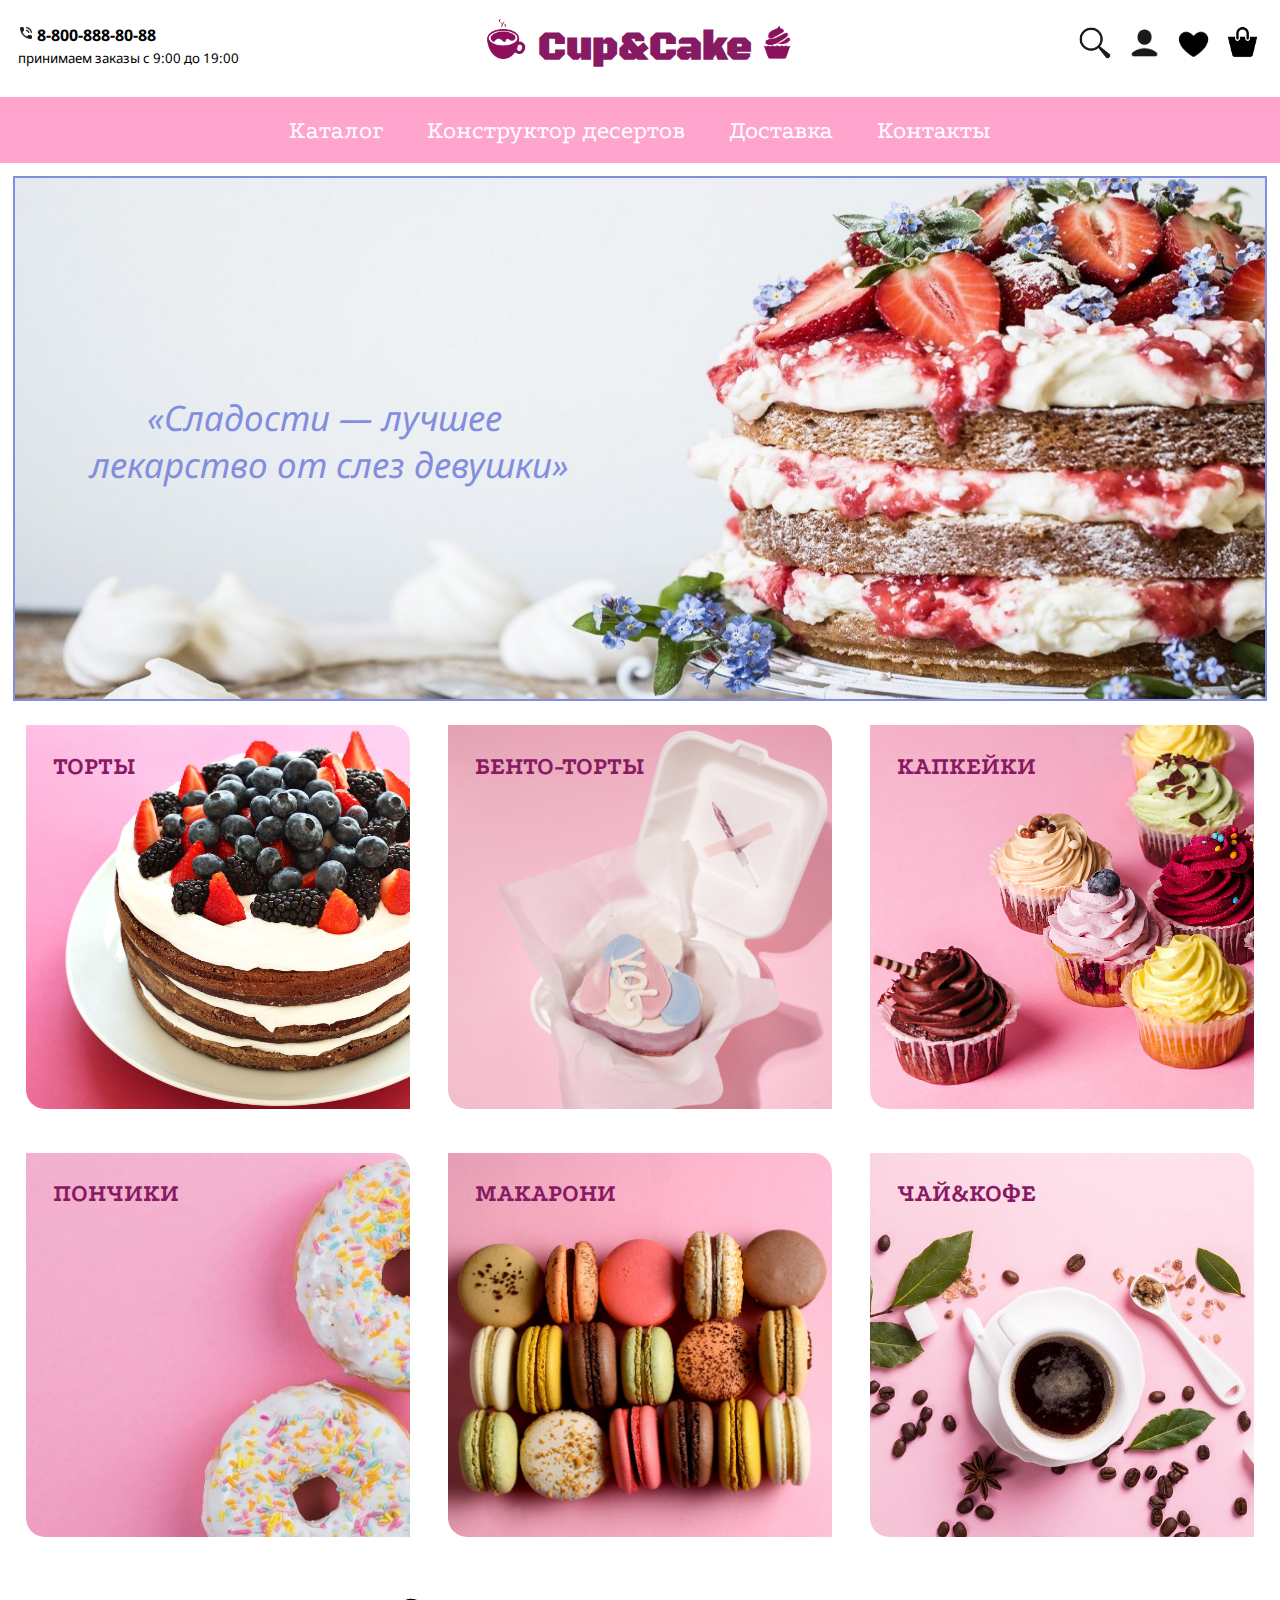
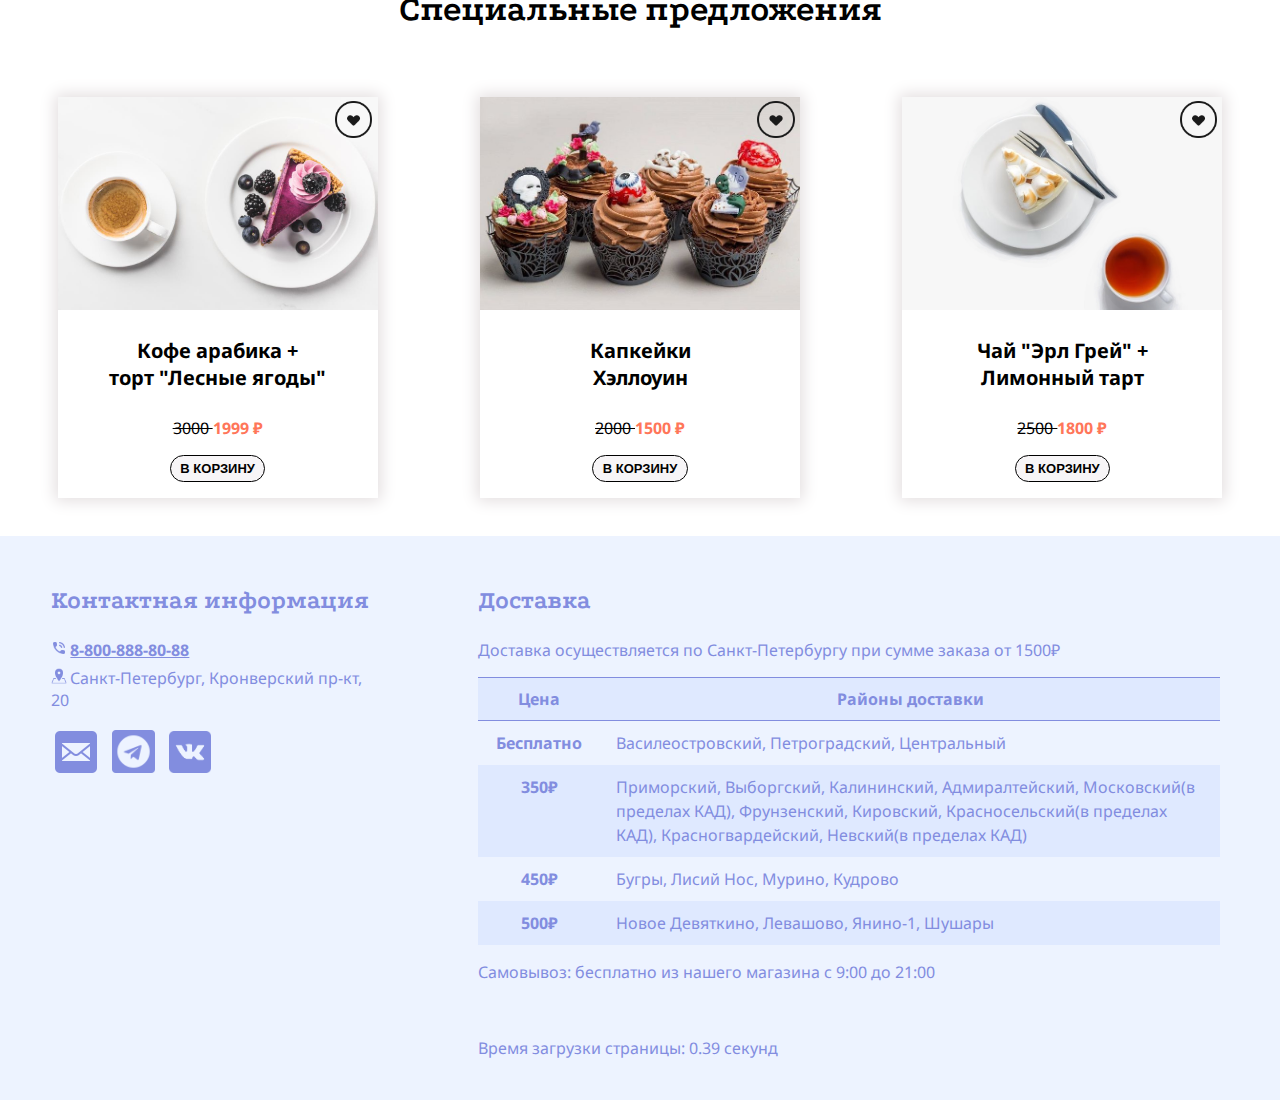
<file: index.html>
<!DOCTYPE html>
<html lang="ru">
<head>
    <title>Cup&Cake</title>
    <meta charset="UTF-8">
    <meta name="keywords" content="торт, пирожное, десерт, сладости">
    <link href="css/site.css" rel="stylesheet">
    <link href="css/scaling.css" rel="stylesheet">
    <link rel="preconnect" href="https://fonts.googleapis.com">
    <link rel="preconnect" href="https://fonts.gstatic.com" crossorigin>
    <link href="https://fonts.googleapis.com/css2?family=Black+Ops+One&family=Noto+Sans&family=Podkova:wght@600&display=swap" rel="stylesheet">
    <link rel="shortcut icon" href="images/cake_logo.png" type="image/png">
    <script src="scripts/page_load_time.js"></script>
</head>
<body>
    <header>
        <div class="container">
            <div class="small-contact">
                <div class="dropdown">
                    <button><img class="drop-btn" src="images/menu.png" alt="Меню"></button>
                    <div class="dropdown-content">
                        <a href="pages/catalog.html">Каталог</a>
                        <a href="pages/constructor.html">Конструктор десертов</a>
                        <a href="#delivery">Доставка</a>
                        <a href="#contacts-bottom">Контакты</a>
                    </div>
                </div>
                <a href="tel:88008888088"><img class="icons" src="images/ringer.png" alt="Телефон"></a>
            </div>
            <div class="big-contact">
                <strong><a href="tel:88008888088"><img class="text-icon" src="images/ringer.png" alt="Телефон">8-800-888-80-88</a></strong>
                <br>
                <small>принимаем заказы с 9:00 до 19:00</small>
            </div>
            <h1><img id="cup-logo" src="images/cup_logo.png" alt="Cup">Cup&Cake<img id="cake-logo" src="images/cake_logo.png" alt="Cupcake"></h1>
            <div class="small-icons">
                <a href="#"><img class="small-icon" src="images/search.png" alt="Поиск"></a>
                <div class="dropdown">
                    <button><a href="pages/account.html"><img class="small-icon" src="images/user.png" alt="Меню"></a></button>
                    <div class="dropdown-content">
                        <a href="#"><img class="dropdown-icons" src="images/heart.png" alt="Сердце"></a>
                        <a href="#"><img class="dropdown-icons" src="images/basket.png" alt="Корзина"></a>
                    </div>
                </div>
            </div>
            <div class="big-icons">
                <a href="#"><img class="icons" src="images/basket.png" alt="Корзина"></a>
                <a href="#"><img class="icons" src="images/heart.png" alt="Сердце"></a>
                <a href="pages/account.html"><img class="icons" src="images/user.png" alt="Пользователь"></a>
                <a href="#"><img class="icons" src="images/search.png" alt="Поиск"></a>
            </div>
        </div>
        <nav class="navbar">
            <ul>
                <li><a href="pages/catalog.html">Каталог</a></li>
                <li><a href="pages/constructor.html">Конструктор десертов</a></li>
                <li><a href="#delivery">Доставка</a></li>
                <li><a href="#contacts-side">Контакты</a></li>
            </ul>
        </nav>
    </header>
    <main>
        <div class="img-container">
            <img class="main-img" src="images/quote.jpg" alt="Торт">
            <q id="quote">Сладости — лучшее лекарство от слез девушки</q>
        </div>

        <section class="category">
            <div class="category-container">
                <a href="pages/catalog-cakes.html"><img class="item-category" src="images/cake.jpeg" alt="Торт"></a>
                <div class="item-category-text">Торты</div>
            </div>
            <div class="category-container">
                <a href="pages/catalog-bento.html"><img class="item-category" src="images/bento.jpeg" alt="Бенто-торт"></a>
                <div class="item-category-text">Бенто-торты</div>
            </div>
            <div class="category-container">
                <a href="pages/catalog-cupcakes.html"><img class="item-category" src="images/cupcake.jpeg" alt="Кексы"></a>
                <div class="item-category-text">Капкейки</div>
            </div>
            <div class="category-container">
                <a href="pages/catalog-donuts.html"><img class="item-category" src="images/donuts.jpeg" alt="Пончики"></a>
                <div class="item-category-text">Пончики</div>
            </div>
            <div class="category-container">
                <a href="pages/catalog-macaroni.html"><img class="item-category" src="images/macarun.jpeg" alt="Макаруны"></a>
                <div class="item-category-text">Макарони</div>
            </div>
            <div class="category-container">
                <a href="pages/catalog-drinks.html"><img class="item-category" src="images/coffee.jpeg" alt="Чашка кофе"></a>
                <div class="item-category-text">Чай&Кофе</div>
            </div>
        </section>
        <h2>Специальные предложения</h2>
        <section class="product-cards">
            <div class="product-wrap">
                <div class="product-img">
                    <img class="product" src="images/coffee_cake.jpeg" alt="Кофе и торт">
                    <img class="wishlist-img" src="images/wishlist.png" alt="Розовое сердце">
                </div>
                <div class="product-description">
                    <h4>Кофе арабика +
                        <br>
                        торт "Лесные ягоды"</h4>
                    <span class="prev-price">3000 </span><span class="actual-price"> 1999 &#8381;</span><br>
                    <button class="btn-oval">В корзину</button>
                </div>
            </div>
            <div class="product-wrap">
                <div class="product-img">
                    <img class="product" src="images/cupcakes_helloween.jpeg" alt="Кексы на хэллоуин">
                    <img class="wishlist-img" src="images/wishlist.png" alt="Розовое сердце">
                </div>
                <div class="product-description">
                    <h4>Капкейки
                        <br>
                        Хэллоуин</h4>
                    <span class="prev-price">2000 </span><span class="actual-price"> 1500 &#8381; </span><br>
                    <button class="">В корзину</button>
                </div>
            </div>
            <div class="product-wrap">
                <div class="product-img">
                    <img class="product" src="images/tea_cake.jpg" alt="Чай и торт">
                    <img class="wishlist-img" src="images/wishlist.png" alt="Розовое сердце">
                </div>
                <div class="product-description">
                    <h4>Чай "Эрл Грей" +
                        <br>
                        Лимонный тарт</h4>
                    <span class="prev-price">2500 </span><span class="actual-price"> 1800 &#8381; </span><br>
                    <button class="">В корзину</button>
                </div>
            </div>
        </section>
    </main>
    <footer>
        <div class="text-columns">
            <div id="contacts-side" class="text-columns-item">
                <h3>Контактная информация</h3>
                <a href="tel:88008888088" class="contact-side"><img class="text-icon" src="images/ringer_violet.png" alt="Звонок"><strong>8-800-888-80-88</strong></a>
                <span class="contact-side"><img class="text-icon" src="images/address.png" alt="Адрес">Санкт-Петербург, Кронверский пр-кт, 20</span>
                <a href="mailto:cup-and-cake@mail.ru"><img class="icons" src="images/mail.png" alt="Почта"></a>
                <a href="https://t.me/cup-and-cake"><img class="telegram" src="images/telegram.png" alt="Телеграм"></a>
                <a href="https://vk.com/cup-and-cake"><img class="icons" src="images/vk.png" alt="Вконтакте"></a>
            </div>
            <div id="delivery" class="text-columns-item">
                <h3>Доставка</h3>
                <p>Доставка осуществляется по Санкт-Петербургу при сумме заказа от 1500&#8381;</p>
                <table>
                    <tr><th>Цена</th><th>Районы доставки</th></tr>
                    <tr><td class="delivery-price">Бесплатно</td><td>Василеостровский, Петроградский, Центральный</td></tr>
                    <tr><td class="delivery-price">350&#8381;</td><td>Приморский, Выборгский, Калининский, Адмиралтейский, Московский(в пределах КАД), Фрунзенский, Кировский, Красносельский(в пределах КАД), Красногвардейский, Невский(в пределах КАД)</td></tr>
                    <tr><td class="delivery-price">450&#8381;</td><td>Бугры, Лисий Нос, Мурино, Кудрово </td></tr>
                    <tr><td class="delivery-price">500&#8381;</td><td>Новое Девяткино, Левашово, Янино-1, Шушары </td></tr>
                </table>
                <p>Самовывоз: бесплатно из нашего магазина с 9:00 до 21:00</p><br>
                <p id="timestamp"></p>
            </div>
        </div>
        <div id="contacts-bottom">
            <div class="left-contact">
                <h3>Контактная информация</h3>
                <a href="tel:88008888088" class="contact-side"><img class="text-icon" src="images/ringer_violet.png" alt="Звонок"><strong>8-800-888-80-88</strong></a>
                <span class="contact-side"><img class="text-icon" src="images/address.png" alt="Адрес">Санкт-Петербург, Кронверский пр-кт, 20</span>
            </div>
            <div class="right-icons">
                <a href="mailto:cup-and-cake@mail.ru"><img class="icons" src="images/mail.png" alt="Почта"></a>
                <a href="https://t.me/cup-and-cake"><img class="telegram" src="images/telegram.png" alt="Телеграм"></a>
                <a href="https://vk.com/cup-and-cake"><img class="icons" src="images/vk.png" alt="Вконтакте"></a>
            </div>
        </div>
    </footer>
</body>
</html>
</file>
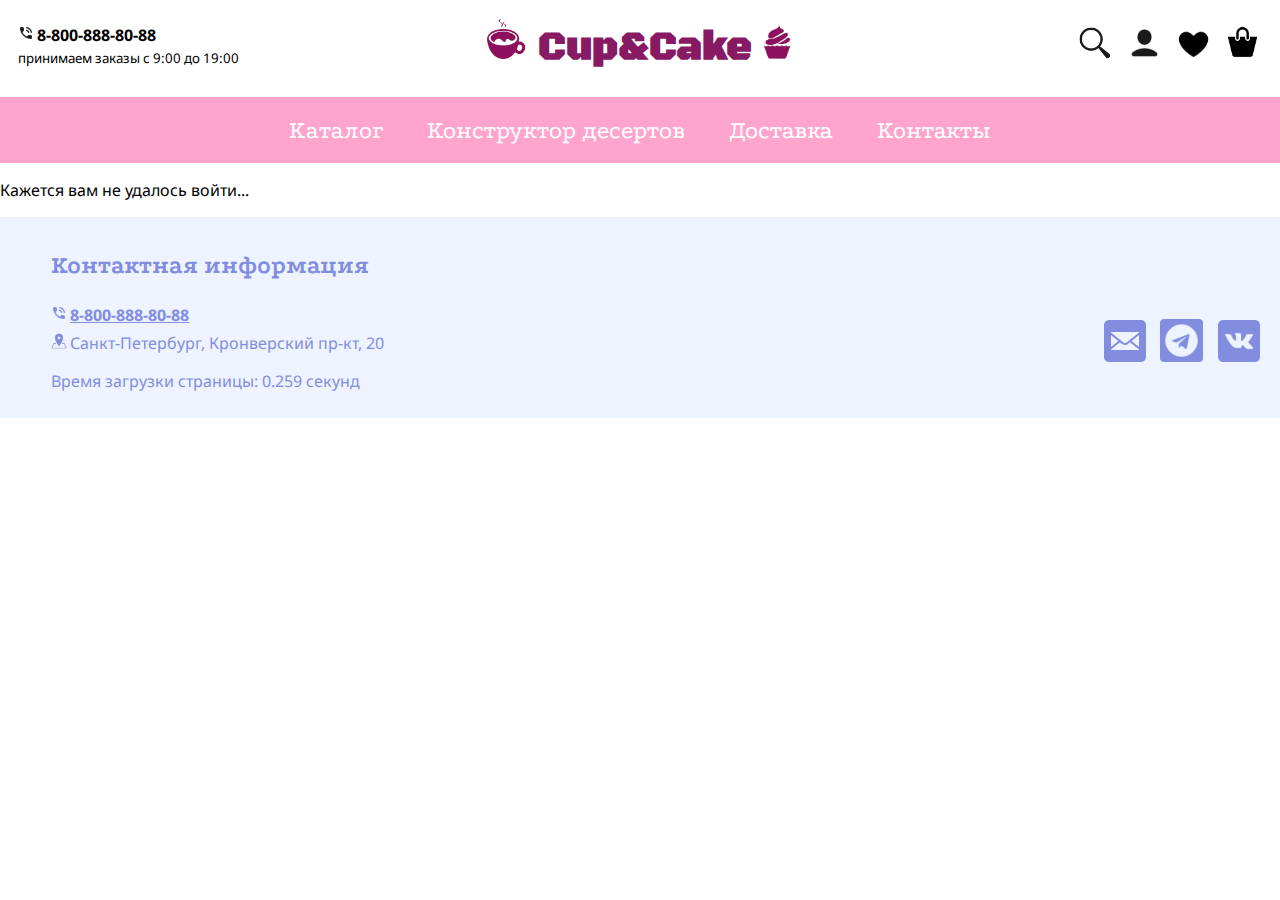
<file: pages/account.html>
<!DOCTYPE html>
<html lang="ru">
<head>
  <title>Cup&Cake</title>
  <meta charset="UTF-8">
  <meta name="keywords" content="торт, пирожное, десерт, сладости">
  <link href="../css/site.css" rel="stylesheet">
  <link href="../css/scaling.css" rel="stylesheet">
  <link rel="preconnect" href="https://fonts.googleapis.com">
  <link rel="preconnect" href="https://fonts.gstatic.com" crossorigin>
  <link href="https://fonts.googleapis.com/css2?family=Black+Ops+One&family=Noto+Sans&family=Podkova:wght@600&display=swap" rel="stylesheet">
  <link rel="shortcut icon" href="../images/cake_logo.png" type="image/png">
  <script src="../scripts/page_load_time.js"></script>
</head>
<body>
<header>
  <div class="container">
    <div class="small-contact">
      <div class="dropdown">
        <button><img class="drop-btn" src="../images/menu.png" alt="Меню"></button>
        <div class="dropdown-content">
          <a href="catalog.html">Каталог</a>
          <a href="constructor.html">Конструктор десертов</a>
          <a href="../index.html#delivery">Доставка</a>
          <a href="##catalog-contacts">Контакты</a>
        </div>
      </div>
      <a href="tel:88008888088"><img class="icons" src="../images/ringer.png" alt="Телефон"></a>
    </div>
    <div class="big-contact">
      <strong><a href="tel:88008888088"><img class="text-icon" src="../images/ringer.png" alt="Телефон">8-800-888-80-88</a></strong>
      <br>
      <small>принимаем заказы с 9:00 до 19:00</small>
    </div>
    <h1><img id="cup-logo" src="../images/cup_logo.png" alt="Cup"><a href="../index.html">Cup&Cake</a><img id="cake-logo" src="../images/cake_logo.png" alt="Cupcake"></h1>
    <div class="small-icons">
      <a href="#"><img class="small-icon" src="../images/search.png" alt="Поиск"></a>
      <div class="dropdown">
        <button><a href="#"><img class="small-icon" src="../images/user.png" alt="Меню"></a></button>
        <div class="dropdown-content">
          <a href="#"><img class="dropdown-icons" src="../images/heart.png" alt="Сердце"></a>
          <a href="#"><img class="dropdown-icons" src="../images/basket.png" alt="Корзина"></a>
        </div>
      </div>
    </div>
    <div class="big-icons">
      <a href="#"><img class="icons" src="../images/basket.png" alt="Корзина"></a>
      <a href="#"><img class="icons" src="../images/heart.png" alt="Сердце"></a>
      <a href="#"><img class="icons" src="../images/user.png" alt="Пользователь"></a>
      <a href="#"><img class="icons" src="../images/search.png" alt="Поиск"></a>
    </div>
  </div>
  <nav class="navbar">
    <ul>
      <li><a href="catalog.html">Каталог</a></li>
      <li><a href="constructor.html">Конструктор десертов</a></li>
      <li><a href="../index.html#delivery">Доставка</a></li>
      <li><a href="##catalog-contacts">Контакты</a></li>
    </ul>
  </nav>
</header>
<main>
  <div id="user-container">
    <template id="user-template">
      <p class="user-info"></p>
      <p class="user-info"></p>
      <p class="user-info"></p>
      <p class="user-info"></p>
      <p class="user-info"></p>
    </template>
    <template id="error-template">
      <p>Кажется вам не удалось войти...</p>
    </template>
  </div>
</main>
<footer>
  <div id="#catalog-contacts">
    <div class="left-contact">
      <h3>Контактная информация</h3>
      <a href="tel:88008888088" class="contact-side"><img class="text-icon" src="../images/ringer_violet.png" alt="Звонок"><strong>8-800-888-80-88</strong></a>
      <span class="contact-side"><img class="text-icon" src="../images/address.png" alt="Адрес">Санкт-Петербург, Кронверский пр-кт, 20</span>
      <p id="timestamp"></p>
    </div>
    <div class="right-icons">
      <a href="mailto:cup-and-cake@mail.ru"><img class="icons" src="../images/mail.png" alt="Почта"></a>
      <a href="https://t.me/cup-and-cake"><img class="telegram" src="../images/telegram.png" alt="Телеграм"></a>
      <a href="https://vk.com/cup-and-cake"><img class="icons" src="../images/vk.png" alt="Вконтакте"></a>
    </div>
  </div>
</footer>
<script src="../scripts/constructor.js"></script>
<script type="text/javascript" src="../scripts/account.js"></script>
</body>
</html>
</file>
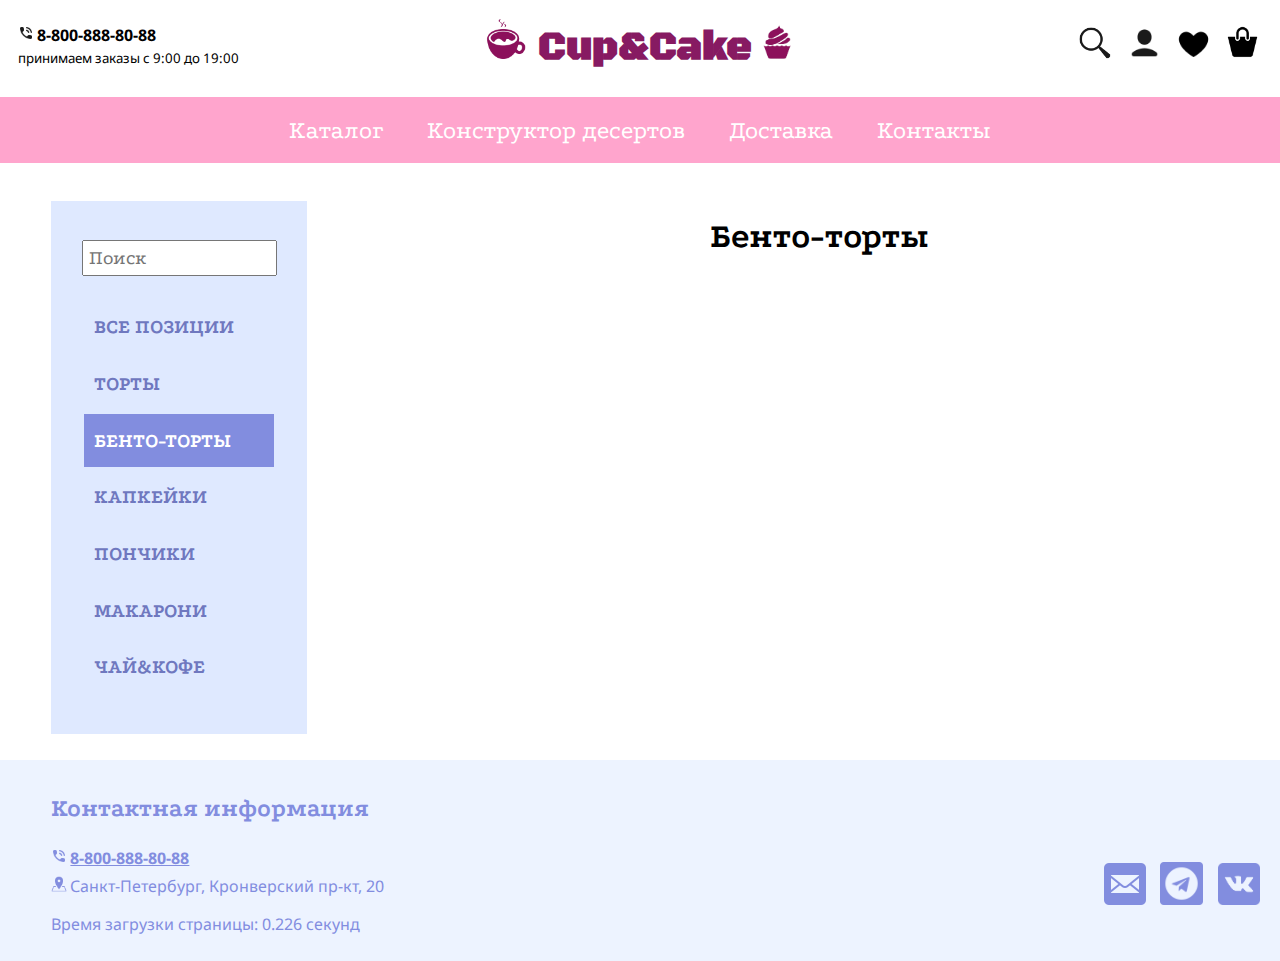
<file: pages/catalog-bento.html>
<!DOCTYPE html>
<html lang="ru">
<head>
  <title>Cup&Cake</title>
  <meta charset="UTF-8">
  <meta name="keywords" content="торт, пирожное, десерт, сладости">
  <link href="../css/site.css" rel="stylesheet">
  <link href="../css/catalog.css" rel="stylesheet">
  <link href="../css/scaling.css" rel="stylesheet">
  <link rel="preconnect" href="https://fonts.googleapis.com">
  <link rel="preconnect" href="https://fonts.gstatic.com" crossorigin>
  <link href="https://fonts.googleapis.com/css2?family=Black+Ops+One&family=Noto+Sans&family=Podkova:wght@600&display=swap" rel="stylesheet">
  <link rel="shortcut icon" href="../images/cake_logo.png" type="image/png">
  <script src="../scripts/page_load_time.js"></script>
</head>
<body>
<header>
  <div class="container">
    <div class="small-contact">
      <div class="dropdown">
        <button><img class="drop-btn" src="../images/menu.png" alt="Меню"></button>
        <div class="dropdown-content">
          <a href="catalog.html">Каталог</a>
          <a href="constructor.html">Конструктор десертов</a>
          <a href="../index.html#delivery">Доставка</a>
          <a href="##catalog-contacts">Контакты</a>
        </div>
      </div>
      <a href="tel:88008888088"><img class="icons" src="../images/ringer.png" alt="Телефон"></a>
    </div>
    <div class="big-contact">
      <strong><a href="tel:88008888088"><img class="text-icon" src="../images/ringer.png" alt="Телефон">8-800-888-80-88</a></strong>
      <br>
      <small>принимаем заказы с 9:00 до 19:00</small>
    </div>
    <h1><img id="cup-logo" src="../images/cup_logo.png" alt="Cup"><a href="../index.html">Cup&Cake</a><img id="cake-logo" src="../images/cake_logo.png" alt="Cupcake"></h1>
    <div class="small-icons">
      <a href="#"><img class="small-icon" src="../images/search.png" alt="Поиск"></a>
      <div class="dropdown">
        <button><a href="account.html"><img class="small-icon" src="../images/user.png" alt="Меню"></a></button>
        <div class="dropdown-content">
          <a href="#"><img class="dropdown-icons" src="../images/heart.png" alt="Сердце"></a>
          <a href="#"><img class="dropdown-icons" src="../images/basket.png" alt="Корзина"></a>
        </div>
      </div>
    </div>
    <div class="big-icons">
      <a href="#"><img class="icons" src="../images/basket.png" alt="Корзина"></a>
      <a href="#"><img class="icons" src="../images/heart.png" alt="Сердце"></a>
      <a href="account.html"><img class="icons" src="../images/user.png" alt="Пользователь"></a>
      <a href="#"><img class="icons" src="../images/search.png" alt="Поиск"></a>
    </div>
  </div>
  <nav class="navbar">
    <ul>
      <li><a href="catalog.html">Каталог</a></li>
      <li><a href="constructor.html">Конструктор десертов</a></li>
      <li><a href="../index.html#delivery">Доставка</a></li>
      <li><a href="##catalog-contacts">Контакты</a></li>
    </ul>
  </nav>
</header>
<main>
  <div class="text-columns">
    <div class="text-columns-item catalog-menu" id="menu">
      <label>
        <input type="text" value="" placeholder="Поиск">
      </label>
      <a href="catalog.html">Все позиции</a>
      <a href="catalog-cakes.html">Торты</a>
      <a href="catalog-bento.html">Бенто-торты</a>
      <a href="catalog-cupcakes.html">Капкейки</a>
      <a href="catalog-donuts.html">Пончики</a>
      <a href="catalog-macaroni.html">Макарони</a>
      <a href="catalog-drinks.html">Чай&Кофе</a>
      <script src="../scripts/display_location.js"></script>
    </div>
    <script type="text/javascript">displayLocation('menu');</script>
    <div class="text-columns-item catalog-items">
      <h2>Бенто-торты</h2>
      <section class="product-cards">
      </section>
    </div>
  </div>
</main>
<footer>
  <div id="#catalog-contacts">
    <div class="left-contact">
      <h3>Контактная информация</h3>
      <a href="tel:88008888088" class="contact-side"><img class="text-icon" src="../images/ringer_violet.png" alt="Звонок"><strong>8-800-888-80-88</strong></a>
      <span class="contact-side"><img class="text-icon" src="../images/address.png" alt="Адрес">Санкт-Петербург, Кронверский пр-кт, 20</span>
      <p id="timestamp"></p>
    </div>
    <div class="right-icons">
      <a href="mailto:cup-and-cake@mail.ru"><img class="icons" src="../images/mail.png" alt="Почта"></a>
      <a href="https://t.me/cup-and-cake"><img class="telegram" src="../images/telegram.png" alt="Телеграм"></a>
      <a href="https://vk.com/cup-and-cake"><img class="icons" src="../images/vk.png" alt="Вконтакте"></a>
    </div>
  </div>
</footer>
</body>
</html>
</file>
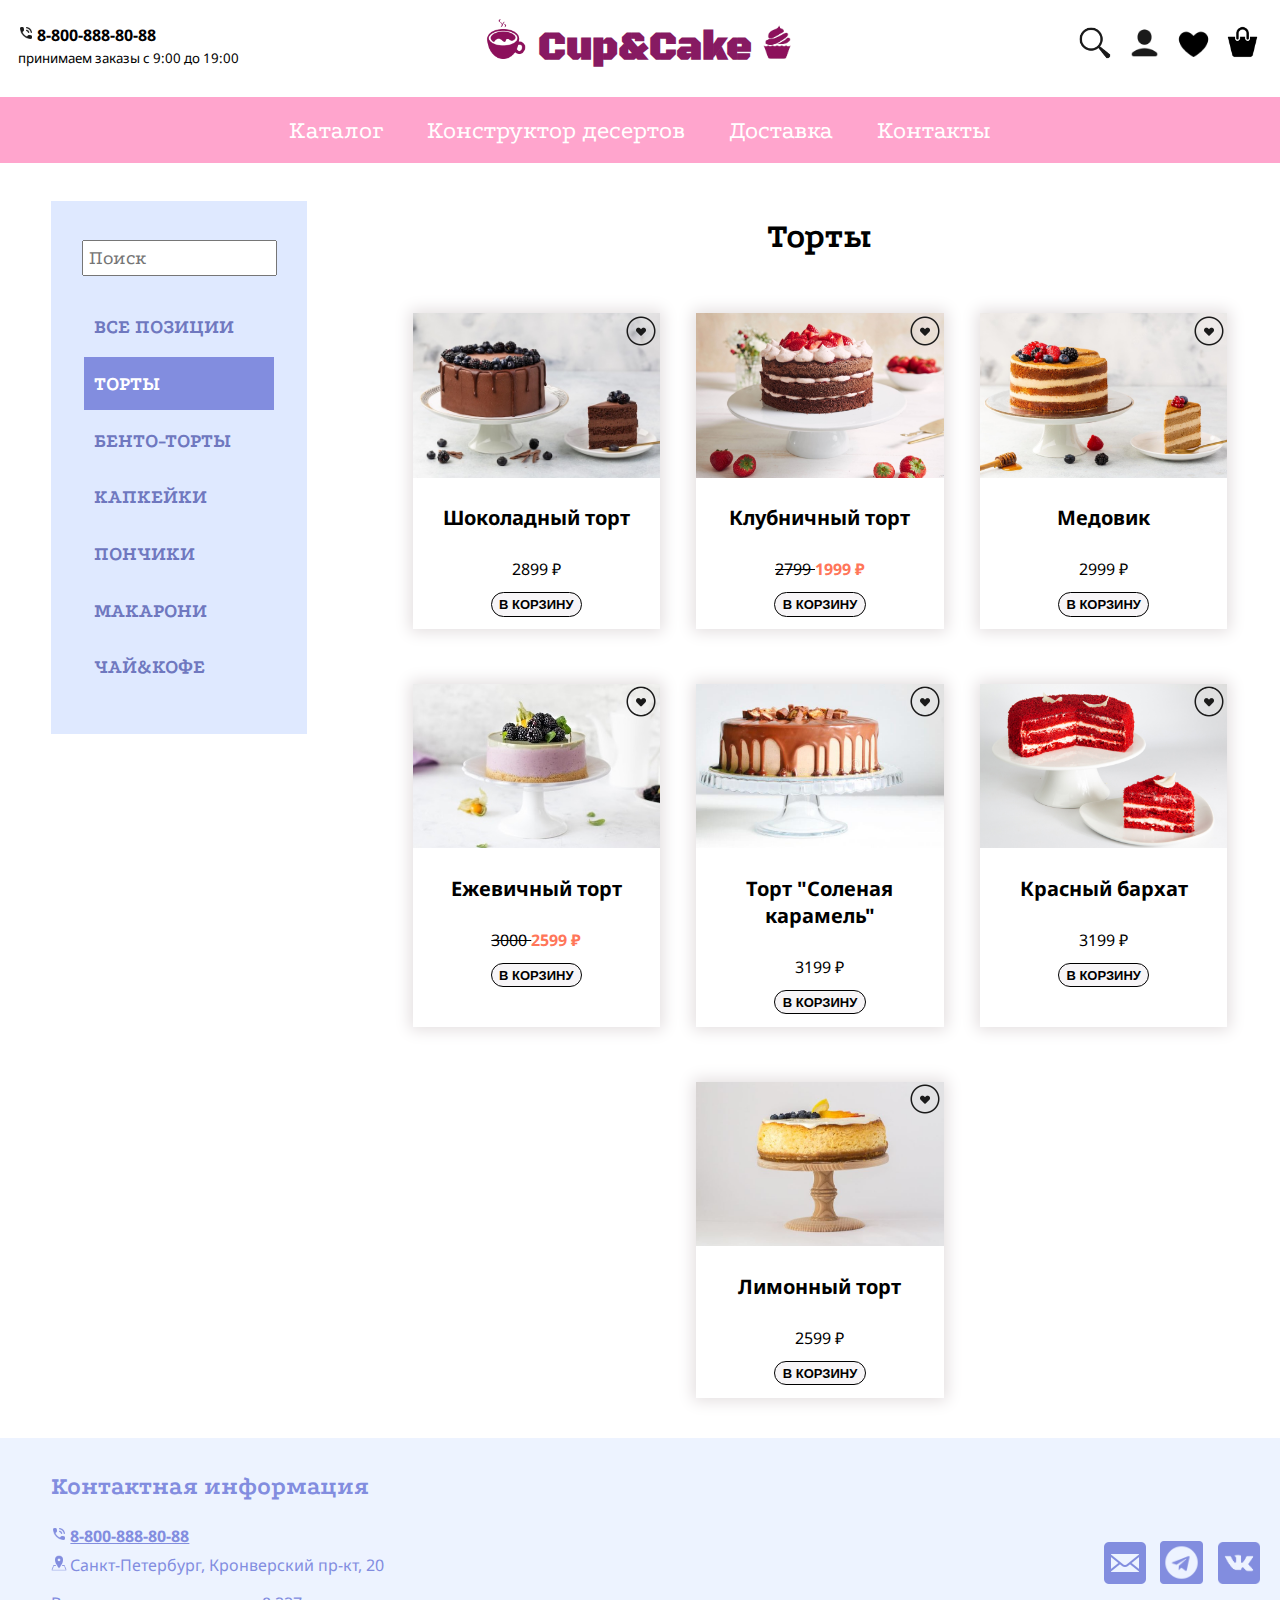
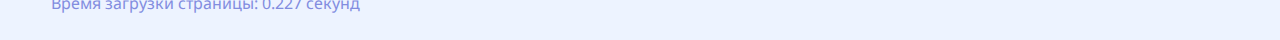
<file: pages/catalog-cakes.html>
<!DOCTYPE html>
<html lang="ru">
<head>
  <title>Cup&Cake</title>
  <meta charset="UTF-8">
  <meta name="keywords" content="торт, пирожное, десерт, сладости">
  <link href="../css/site.css" rel="stylesheet">
  <link href="../css/catalog.css" rel="stylesheet">
  <link href="../css/scaling.css" rel="stylesheet">
  <link rel="preconnect" href="https://fonts.googleapis.com">
  <link rel="preconnect" href="https://fonts.gstatic.com" crossorigin>
  <link href="https://fonts.googleapis.com/css2?family=Black+Ops+One&family=Noto+Sans&family=Podkova:wght@600&display=swap" rel="stylesheet">
  <link rel="shortcut icon" href="../images/cake_logo.png" type="image/png">
  <script src="../scripts/page_load_time.js"></script>
</head>
<body>
<header>
  <div class="container">
    <div class="small-contact">
      <div class="dropdown">
        <button><img class="drop-btn" src="../images/menu.png" alt="Меню"></button>
        <div class="dropdown-content">
          <a href="catalog.html">Каталог</a>
          <a href="constructor.html">Конструктор десертов</a>
          <a href="../index.html#delivery">Доставка</a>
          <a href="##catalog-contacts">Контакты</a>
        </div>
      </div>
      <a href="tel:88008888088"><img class="icons" src="../images/ringer.png" alt="Телефон"></a>
    </div>
    <div class="big-contact">
      <strong><a href="tel:88008888088"><img class="text-icon" src="../images/ringer.png" alt="Телефон">8-800-888-80-88</a></strong>
      <br>
      <small>принимаем заказы с 9:00 до 19:00</small>
    </div>
    <h1><img id="cup-logo" src="../images/cup_logo.png" alt="Cup"><a href="../index.html">Cup&Cake</a><img id="cake-logo" src="../images/cake_logo.png" alt="Cupcake"></h1>
    <div class="small-icons">
      <a href="#"><img class="small-icon" src="../images/search.png" alt="Поиск"></a>
      <div class="dropdown">
        <button><a href="account.html"><img class="small-icon" src="../images/user.png" alt="Меню"></a></button>
        <div class="dropdown-content">
          <a href="#"><img class="dropdown-icons" src="../images/heart.png" alt="Сердце"></a>
          <a href="#"><img class="dropdown-icons" src="../images/basket.png" alt="Корзина"></a>
        </div>
      </div>
    </div>
    <div class="big-icons">
      <a href="#"><img class="icons" src="../images/basket.png" alt="Корзина"></a>
      <a href="#"><img class="icons" src="../images/heart.png" alt="Сердце"></a>
      <a href="account.html"><img class="icons" src="../images/user.png" alt="Пользователь"></a>
      <a href="#"><img class="icons" src="../images/search.png" alt="Поиск"></a>
    </div>
  </div>
  <nav class="navbar">
    <ul>
      <li><a href="catalog.html">Каталог</a></li>
      <li><a href="constructor.html">Конструктор десертов</a></li>
      <li><a href="../index.html#delivery">Доставка</a></li>
      <li><a href="##catalog-contacts">Контакты</a></li>
    </ul>
  </nav>
</header>
<main>
  <div class="text-columns">
    <div class="text-columns-item catalog-menu" id="menu">
      <label>
        <input type="text" value="" placeholder="Поиск">
      </label>
      <a href="catalog.html">Все позиции</a>
      <a href="catalog-cakes.html">Торты</a>
      <a href="catalog-bento.html">Бенто-торты</a>
      <a href="catalog-cupcakes.html">Капкейки</a>
      <a href="catalog-donuts.html">Пончики</a>
      <a href="catalog-macaroni.html">Макарони</a>
      <a href="catalog-drinks.html">Чай&Кофе</a>
      <script src="../scripts/display_location.js"></script>
    </div>
    <script type="text/javascript">displayLocation('menu');</script>
    <div class="text-columns-item catalog-items">
      <h2>Торты</h2>
      <section class="product-cards">
        <div class="catalog-product-wrap">
          <div class="product-img">
            <img class="product" src="../images/cake-chocolate.jpeg" alt="Кофе и торт">
            <img class="wishlist-img" src="../images/wishlist.png" alt="Розовое сердце">
          </div>
          <div class="product-description">
            <h4>Шоколадный торт</h4>
            <span> 2899 &#8381;</span><br>
            <button class="btn-oval">В корзину</button>
          </div>
        </div>
        <div class="catalog-product-wrap">
          <div class="product-img">
            <img class="product" src="../images/cake-strawberry.jpeg" alt="Клубничный торт">
            <img class="wishlist-img" src="../images/wishlist.png" alt="Розовое сердце">
          </div>
          <div class="product-description">
            <h4>Клубничный торт</h4>
            <span class="prev-price">2799 </span><span class="actual-price"> 1999 &#8381; </span><br>
            <button class="">В корзину</button>
          </div>
        </div>
        <div class="catalog-product-wrap">
          <div class="product-img">
            <img class="product" src="../images/cake-honey.jpeg" alt="Медовик">
            <img class="wishlist-img" src="../images/wishlist.png" alt="Розовое сердце">
          </div>
          <div class="product-description">
            <h4>Медовик</h4>
            <span> 2999 &#8381; </span><br>
            <button class="">В корзину</button>
          </div>
        </div>
        <div class="catalog-product-wrap">
          <div class="product-img">
            <img class="product" src="../images/cake-berries.jpeg" alt="Кофе и торт">
            <img class="wishlist-img" src="../images/wishlist.png" alt="Розовое сердце">
          </div>
          <div class="product-description">
            <h4>Ежевичный торт</h4>
            <span class="prev-price">3000 </span><span class="actual-price"> 2599 &#8381;</span><br>
            <button class="btn-oval">В корзину</button>
          </div>
        </div>
        <div class="catalog-product-wrap">
          <div class="product-img">
            <img class="product" src="../images/cake-caramel.jpeg" alt="Чай и торт">
            <img class="wishlist-img" src="../images/wishlist.png" alt="Розовое сердце">
          </div>
          <div class="product-description">
            <h4>Торт "Соленая карамель"</h4>
            <span> 3199 &#8381; </span><br>
            <button class="">В корзину</button>
          </div>
        </div>
        <div class="catalog-product-wrap">
          <div class="product-img">
            <img class="product" src="../images/cake-red-velvet.jpeg" alt="Чай и торт">
            <img class="wishlist-img" src="../images/wishlist.png" alt="Розовое сердце">
          </div>
          <div class="product-description">
            <h4>Красный бархат</h4>
            <span> 3199 &#8381; </span><br>
            <button class="">В корзину</button>
          </div>
        </div>
        <div class="catalog-product-wrap">
          <div class="product-img">
            <img class="product" src="../images/cake-limon.jpeg" alt="Чай и торт">
            <img class="wishlist-img" src="../images/wishlist.png" alt="Розовое сердце">
          </div>
          <div class="product-description">
            <h4>Лимонный торт</h4>
            <span> 2599 &#8381; </span><br>
            <button class="">В корзину</button>
          </div>
        </div>
      </section>
    </div>
  </div>
</main>
<footer>
  <div id="#catalog-contacts">
    <div class="left-contact">
      <h3>Контактная информация</h3>
      <a href="tel:88008888088" class="contact-side"><img class="text-icon" src="../images/ringer_violet.png" alt="Звонок"><strong>8-800-888-80-88</strong></a>
      <span class="contact-side"><img class="text-icon" src="../images/address.png" alt="Адрес">Санкт-Петербург, Кронверский пр-кт, 20</span>
      <p id="timestamp"></p>
    </div>
    <div class="right-icons">
      <a href="mailto:cup-and-cake@mail.ru"><img class="icons" src="../images/mail.png" alt="Почта"></a>
      <a href="https://t.me/cup-and-cake"><img class="telegram" src="../images/telegram.png" alt="Телеграм"></a>
      <a href="https://vk.com/cup-and-cake"><img class="icons" src="../images/vk.png" alt="Вконтакте"></a>
    </div>
  </div>
</footer>
</body>
</html>
</file>
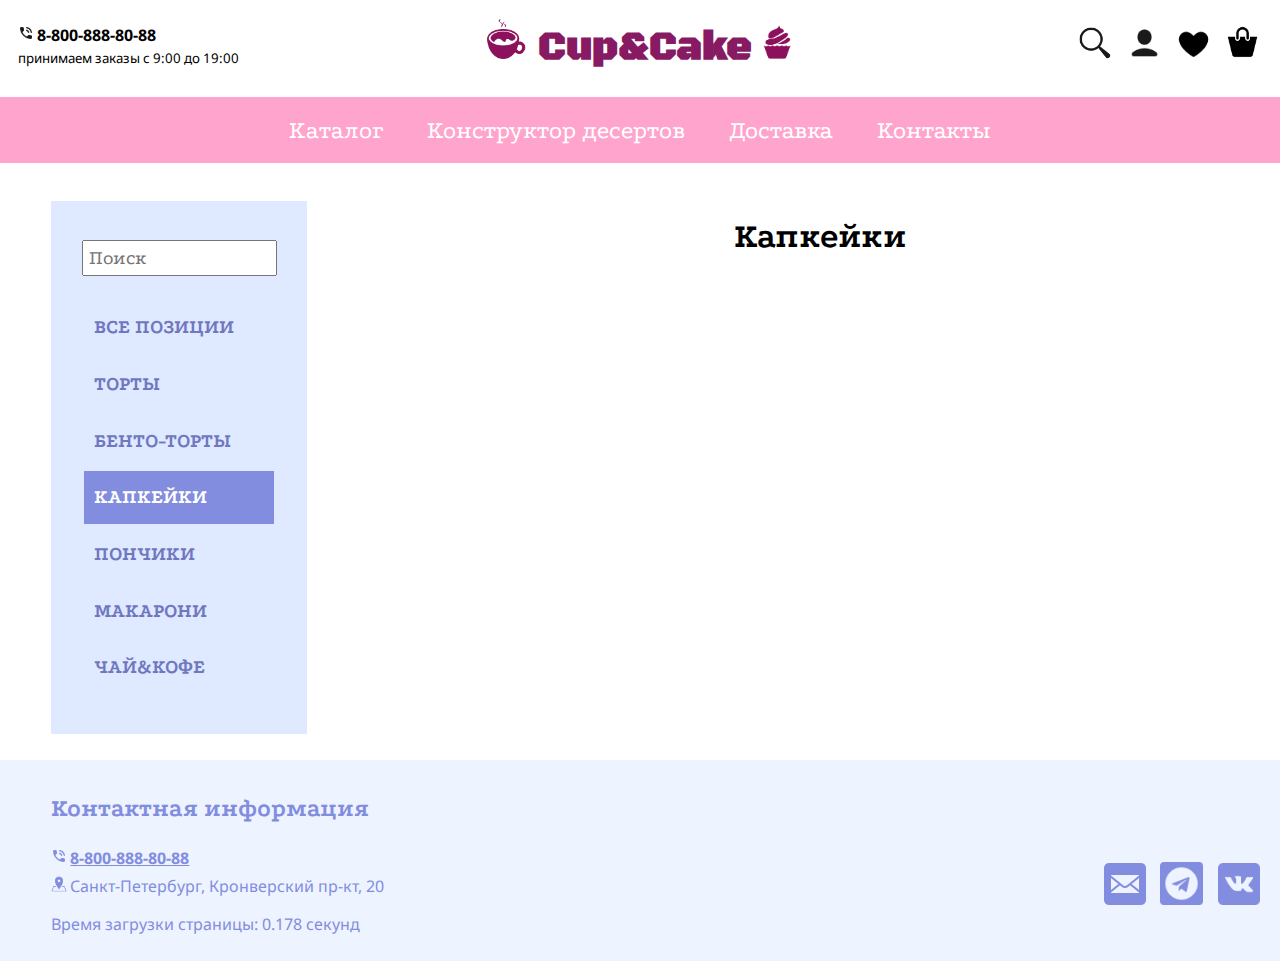
<file: pages/catalog-cupcakes.html>
<!DOCTYPE html>
<html lang="ru">
<head>
  <title>Cup&Cake</title>
  <meta charset="UTF-8">
  <meta name="keywords" content="торт, пирожное, десерт, сладости">
  <link href="../css/site.css" rel="stylesheet">
  <link href="../css/catalog.css" rel="stylesheet">
  <link href="../css/scaling.css" rel="stylesheet">
  <link rel="preconnect" href="https://fonts.googleapis.com">
  <link rel="preconnect" href="https://fonts.gstatic.com" crossorigin>
  <link href="https://fonts.googleapis.com/css2?family=Black+Ops+One&family=Noto+Sans&family=Podkova:wght@600&display=swap" rel="stylesheet">
  <link rel="shortcut icon" href="../images/cake_logo.png" type="image/png">
  <script src="../scripts/page_load_time.js"></script>
</head>
<body>
<header>
  <div class="container">
    <div class="small-contact">
      <div class="dropdown">
        <button><img class="drop-btn" src="../images/menu.png" alt="Меню"></button>
        <div class="dropdown-content">
          <a href="catalog.html">Каталог</a>
          <a href="constructor.html">Конструктор десертов</a>
          <a href="../index.html#delivery">Доставка</a>
          <a href="##catalog-contacts">Контакты</a>
        </div>
      </div>
      <a href="tel:88008888088"><img class="icons" src="../images/ringer.png" alt="Телефон"></a>
    </div>
    <div class="big-contact">
      <strong><a href="tel:88008888088"><img class="text-icon" src="../images/ringer.png" alt="Телефон">8-800-888-80-88</a></strong>
      <br>
      <small>принимаем заказы с 9:00 до 19:00</small>
    </div>
    <h1><img id="cup-logo" src="../images/cup_logo.png" alt="Cup"><a href="../index.html">Cup&Cake</a><img id="cake-logo" src="../images/cake_logo.png" alt="Cupcake"></h1>
    <div class="small-icons">
      <a href="#"><img class="small-icon" src="../images/search.png" alt="Поиск"></a>
      <div class="dropdown">
        <button><a href="#"><img class="small-icon" src="../images/user.png" alt="Меню"></a></button>
        <div class="dropdown-content">
          <a href="#"><img class="dropdown-icons" src="../images/heart.png" alt="Сердце"></a>
          <a href="#"><img class="dropdown-icons" src="../images/basket.png" alt="Корзина"></a>
        </div>
      </div>
    </div>
    <div class="big-icons">
      <a href="#"><img class="icons" src="../images/basket.png" alt="Корзина"></a>
      <a href="#"><img class="icons" src="../images/heart.png" alt="Сердце"></a>
      <a href="#"><img class="icons" src="../images/user.png" alt="Пользователь"></a>
      <a href="#"><img class="icons" src="../images/search.png" alt="Поиск"></a>
    </div>
  </div>
  <nav class="navbar">
    <ul>
      <li><a href="catalog.html">Каталог</a></li>
      <li><a href="constructor.html">Конструктор десертов</a></li>
      <li><a href="../index.html#delivery">Доставка</a></li>
      <li><a href="##catalog-contacts">Контакты</a></li>
    </ul>
  </nav>
</header>
<main>
  <div class="text-columns">
    <div class="text-columns-item catalog-menu" id="menu">
      <label>
        <input type="text" value="" placeholder="Поиск">
      </label>
      <a href="catalog.html">Все позиции</a>
      <a href="catalog-cakes.html">Торты</a>
      <a href="catalog-bento.html">Бенто-торты</a>
      <a href="catalog-cupcakes.html">Капкейки</a>
      <a href="catalog-donuts.html">Пончики</a>
      <a href="catalog-macaroni.html">Макарони</a>
      <a href="catalog-drinks.html">Чай&Кофе</a>
      <script src="../scripts/display_location.js"></script>
    </div>
    <script type="text/javascript">displayLocation('menu');</script>
    <div class="text-columns-item catalog-items">
      <h2>Капкейки</h2>
      <section class="product-cards">
      </section>
    </div>
  </div>
</main>
<footer>
  <div id="#catalog-contacts">
    <div class="left-contact">
      <h3>Контактная информация</h3>
      <a href="tel:88008888088" class="contact-side"><img class="text-icon" src="../images/ringer_violet.png" alt="Звонок"><strong>8-800-888-80-88</strong></a>
      <span class="contact-side"><img class="text-icon" src="../images/address.png" alt="Адрес">Санкт-Петербург, Кронверский пр-кт, 20</span>
      <p id="timestamp"></p>
    </div>
    <div class="right-icons">
      <a href="mailto:cup-and-cake@mail.ru"><img class="icons" src="../images/mail.png" alt="Почта"></a>
      <a href="https://t.me/cup-and-cake"><img class="telegram" src="../images/telegram.png" alt="Телеграм"></a>
      <a href="https://vk.com/cup-and-cake"><img class="icons" src="../images/vk.png" alt="Вконтакте"></a>
    </div>
  </div>
</footer>
</body>
</html>
</file>
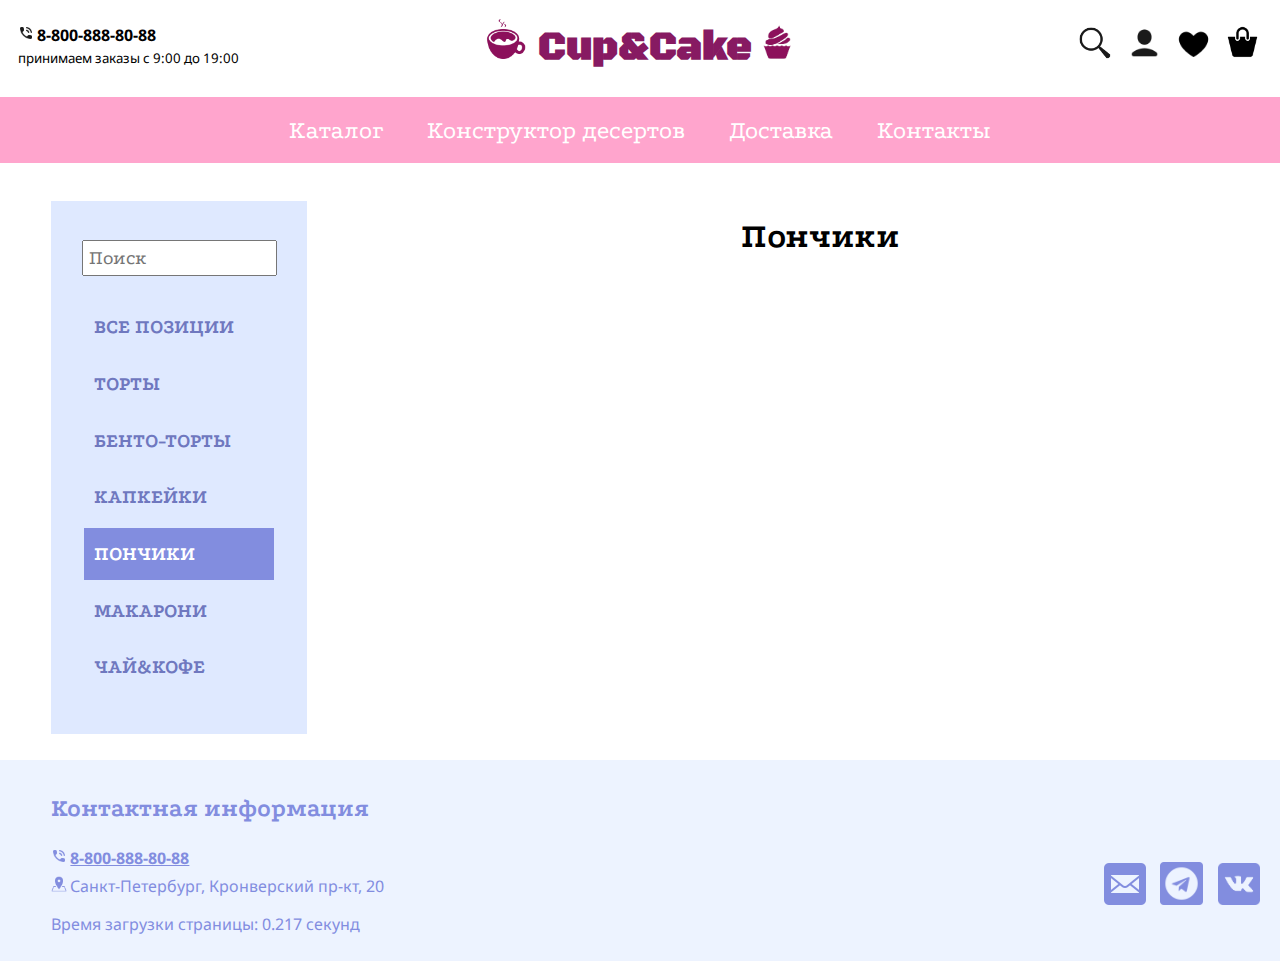
<file: pages/catalog-donuts.html>
<!DOCTYPE html>
<html lang="ru">
<head>
  <title>Cup&Cake</title>
  <meta charset="UTF-8">
  <meta name="keywords" content="торт, пирожное, десерт, сладости">
  <link href="../css/site.css" rel="stylesheet">
  <link href="../css/catalog.css" rel="stylesheet">
  <link href="../css/scaling.css" rel="stylesheet">
  <link rel="preconnect" href="https://fonts.googleapis.com">
  <link rel="preconnect" href="https://fonts.gstatic.com" crossorigin>
  <link href="https://fonts.googleapis.com/css2?family=Black+Ops+One&family=Noto+Sans&family=Podkova:wght@600&display=swap" rel="stylesheet">
  <link rel="shortcut icon" href="../images/cake_logo.png" type="image/png">
  <script src="../scripts/page_load_time.js"></script>
</head>
<body>
<header>
  <div class="container">
    <div class="small-contact">
      <div class="dropdown">
        <button><img class="drop-btn" src="../images/menu.png" alt="Меню"></button>
        <div class="dropdown-content">
          <a href="catalog.html">Каталог</a>
          <a href="constructor.html">Конструктор десертов</a>
          <a href="../index.html#delivery">Доставка</a>
          <a href="##catalog-contacts">Контакты</a>
        </div>
      </div>
      <a href="tel:88008888088"><img class="icons" src="../images/ringer.png" alt="Телефон"></a>
    </div>
    <div class="big-contact">
      <strong><a href="tel:88008888088"><img class="text-icon" src="../images/ringer.png" alt="Телефон">8-800-888-80-88</a></strong>
      <br>
      <small>принимаем заказы с 9:00 до 19:00</small>
    </div>
    <h1><img id="cup-logo" src="../images/cup_logo.png" alt="Cup"><a href="../index.html">Cup&Cake</a><img id="cake-logo" src="../images/cake_logo.png" alt="Cupcake"></h1>
    <div class="small-icons">
      <a href="#"><img class="small-icon" src="../images/search.png" alt="Поиск"></a>
      <div class="dropdown">
        <button><a href="account.html"><img class="small-icon" src="../images/user.png" alt="Меню"></a></button>
        <div class="dropdown-content">
          <a href="#"><img class="dropdown-icons" src="../images/heart.png" alt="Сердце"></a>
          <a href="#"><img class="dropdown-icons" src="../images/basket.png" alt="Корзина"></a>
        </div>
      </div>
    </div>
    <div class="big-icons">
      <a href="#"><img class="icons" src="../images/basket.png" alt="Корзина"></a>
      <a href="#"><img class="icons" src="../images/heart.png" alt="Сердце"></a>
      <a href="account.html"><img class="icons" src="../images/user.png" alt="Пользователь"></a>
      <a href="#"><img class="icons" src="../images/search.png" alt="Поиск"></a>
    </div>
  </div>
  <nav class="navbar">
    <ul>
      <li><a href="catalog.html">Каталог</a></li>
      <li><a href="constructor.html">Конструктор десертов</a></li>
      <li><a href="../index.html#delivery">Доставка</a></li>
      <li><a href="##catalog-contacts">Контакты</a></li>
    </ul>
  </nav>
</header>
<main>
  <div class="text-columns">
    <div class="text-columns-item catalog-menu" id="menu">
      <label>
        <input type="text" value="" placeholder="Поиск">
      </label>
      <a href="catalog.html">Все позиции</a>
      <a href="catalog-cakes.html">Торты</a>
      <a href="catalog-bento.html">Бенто-торты</a>
      <a href="catalog-cupcakes.html">Капкейки</a>
      <a href="catalog-donuts.html">Пончики</a>
      <a href="catalog-macaroni.html">Макарони</a>
      <a href="catalog-drinks.html">Чай&Кофе</a>
      <script src="../scripts/display_location.js"></script>
    </div>
    <script type="text/javascript">displayLocation('menu');</script>
    <div class="text-columns-item catalog-items">
      <h2>Пончики</h2>
      <section class="product-cards">
      </section>
    </div>
  </div>
</main>
<footer>
  <div id="#catalog-contacts">
    <div class="left-contact">
      <h3>Контактная информация</h3>
      <a href="tel:88008888088" class="contact-side"><img class="text-icon" src="../images/ringer_violet.png" alt="Звонок"><strong>8-800-888-80-88</strong></a>
      <span class="contact-side"><img class="text-icon" src="../images/address.png" alt="Адрес">Санкт-Петербург, Кронверский пр-кт, 20</span>
      <p id="timestamp"></p>
    </div>
    <div class="right-icons">
      <a href="mailto:cup-and-cake@mail.ru"><img class="icons" src="../images/mail.png" alt="Почта"></a>
      <a href="https://t.me/cup-and-cake"><img class="telegram" src="../images/telegram.png" alt="Телеграм"></a>
      <a href="https://vk.com/cup-and-cake"><img class="icons" src="../images/vk.png" alt="Вконтакте"></a>
    </div>
  </div>
</footer>
</body>
</html>
</file>
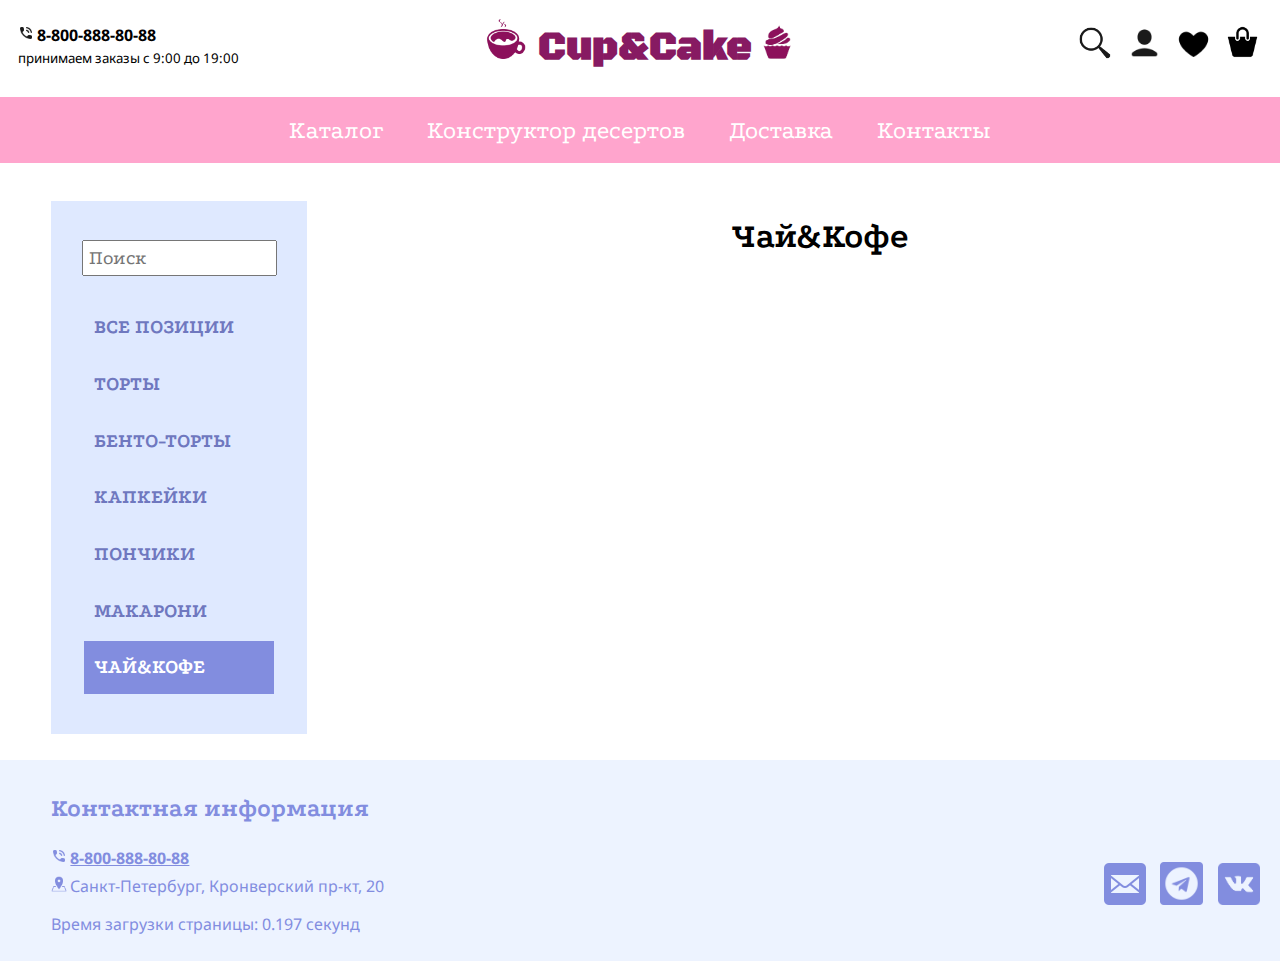
<file: pages/catalog-drinks.html>
<!DOCTYPE html>
<html lang="ru">
<head>
  <title>Cup&Cake</title>
  <meta charset="UTF-8">
  <meta name="keywords" content="торт, пирожное, десерт, сладости">
  <link href="../css/site.css" rel="stylesheet">
  <link href="../css/catalog.css" rel="stylesheet">
  <link href="../css/scaling.css" rel="stylesheet">
  <link rel="preconnect" href="https://fonts.googleapis.com">
  <link rel="preconnect" href="https://fonts.gstatic.com" crossorigin>
  <link href="https://fonts.googleapis.com/css2?family=Black+Ops+One&family=Noto+Sans&family=Podkova:wght@600&display=swap" rel="stylesheet">
  <link rel="shortcut icon" href="../images/cake_logo.png" type="image/png">
  <script src="../scripts/page_load_time.js"></script>
</head>
<body>
<header>
  <div class="container">
    <div class="small-contact">
      <div class="dropdown">
        <button><img class="drop-btn" src="../images/menu.png" alt="Меню"></button>
        <div class="dropdown-content">
          <a href="catalog.html">Каталог</a>
          <a href="constructor.html">Конструктор десертов</a>
          <a href="../index.html#delivery">Доставка</a>
          <a href="##catalog-contacts">Контакты</a>
        </div>
      </div>
      <a href="tel:88008888088"><img class="icons" src="../images/ringer.png" alt="Телефон"></a>
    </div>
    <div class="big-contact">
      <strong><a href="tel:88008888088"><img class="text-icon" src="../images/ringer.png" alt="Телефон">8-800-888-80-88</a></strong>
      <br>
      <small>принимаем заказы с 9:00 до 19:00</small>
    </div>
    <h1><img id="cup-logo" src="../images/cup_logo.png" alt="Cup"><a href="../index.html">Cup&Cake</a><img id="cake-logo" src="../images/cake_logo.png" alt="Cupcake"></h1>
    <div class="small-icons">
      <a href="#"><img class="small-icon" src="../images/search.png" alt="Поиск"></a>
      <div class="dropdown">
        <button><a href="account.html"><img class="small-icon" src="../images/user.png" alt="Меню"></a></button>
        <div class="dropdown-content">
          <a href="#"><img class="dropdown-icons" src="../images/heart.png" alt="Сердце"></a>
          <a href="#"><img class="dropdown-icons" src="../images/basket.png" alt="Корзина"></a>
        </div>
      </div>
    </div>
    <div class="big-icons">
      <a href="#"><img class="icons" src="../images/basket.png" alt="Корзина"></a>
      <a href="#"><img class="icons" src="../images/heart.png" alt="Сердце"></a>
      <a href="account.html"><img class="icons" src="../images/user.png" alt="Пользователь"></a>
      <a href="#"><img class="icons" src="../images/search.png" alt="Поиск"></a>
    </div>
  </div>
  <nav class="navbar">
    <ul>
      <li><a href="catalog.html">Каталог</a></li>
      <li><a href="constructor.html">Конструктор десертов</a></li>
      <li><a href="../index.html#delivery">Доставка</a></li>
      <li><a href="##catalog-contacts">Контакты</a></li>
    </ul>
  </nav>
</header>
<main>
  <div class="text-columns">
    <div class="text-columns-item catalog-menu" id="menu">
      <label>
        <input type="text" value="" placeholder="Поиск">
      </label>
      <a href="catalog.html">Все позиции</a>
      <a href="catalog-cakes.html">Торты</a>
      <a href="catalog-bento.html">Бенто-торты</a>
      <a href="catalog-cupcakes.html">Капкейки</a>
      <a href="catalog-donuts.html">Пончики</a>
      <a href="catalog-macaroni.html">Макарони</a>
      <a href="catalog-drinks.html">Чай&Кофе</a>
      <script src="../scripts/display_location.js"></script>
    </div>
    <script type="text/javascript">displayLocation('menu');</script>
    <div class="text-columns-item catalog-items">
      <h2>Чай&Кофе</h2>
      <section class="product-cards">
      </section>
    </div>
  </div>
</main>
<footer>
  <div id="#catalog-contacts">
    <div class="left-contact">
      <h3>Контактная информация</h3>
      <a href="tel:88008888088" class="contact-side"><img class="text-icon" src="../images/ringer_violet.png" alt="Звонок"><strong>8-800-888-80-88</strong></a>
      <span class="contact-side"><img class="text-icon" src="../images/address.png" alt="Адрес">Санкт-Петербург, Кронверский пр-кт, 20</span>
      <p id="timestamp"></p>
    </div>
    <div class="right-icons">
      <a href="mailto:cup-and-cake@mail.ru"><img class="icons" src="../images/mail.png" alt="Почта"></a>
      <a href="https://t.me/cup-and-cake"><img class="telegram" src="../images/telegram.png" alt="Телеграм"></a>
      <a href="https://vk.com/cup-and-cake"><img class="icons" src="../images/vk.png" alt="Вконтакте"></a>
    </div>
  </div>
</footer>
</body>
</html>
</file>
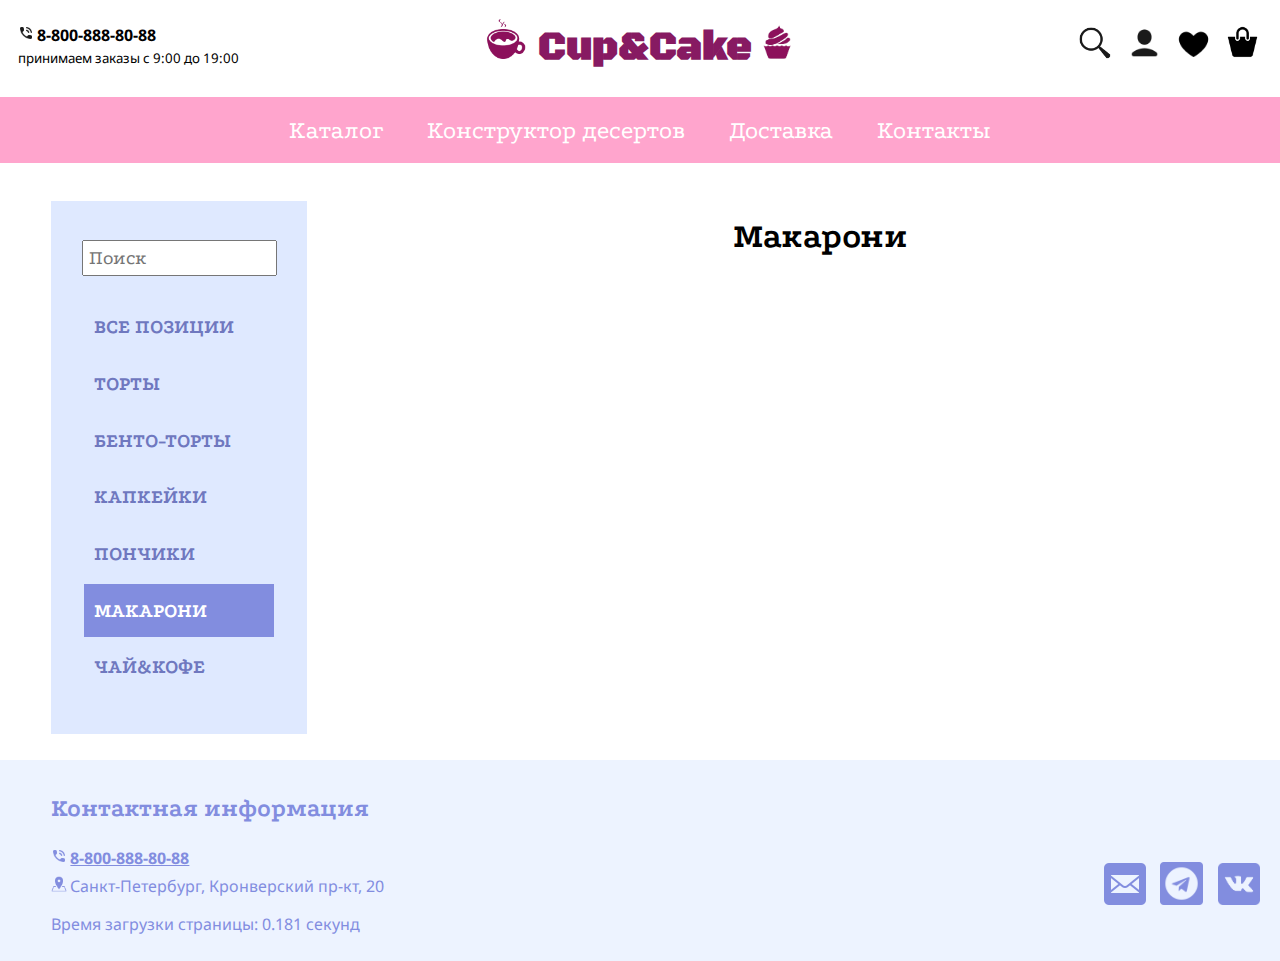
<file: pages/catalog-macaroni.html>
<!DOCTYPE html>
<html lang="ru">
<head>
  <title>Cup&Cake</title>
  <meta charset="UTF-8">
  <meta name="keywords" content="торт, пирожное, десерт, сладости">
  <link href="../css/site.css" rel="stylesheet">
  <link href="../css/catalog.css" rel="stylesheet">
  <link href="../css/scaling.css" rel="stylesheet">
  <link rel="preconnect" href="https://fonts.googleapis.com">
  <link rel="preconnect" href="https://fonts.gstatic.com" crossorigin>
  <link href="https://fonts.googleapis.com/css2?family=Black+Ops+One&family=Noto+Sans&family=Podkova:wght@600&display=swap" rel="stylesheet">
  <link rel="shortcut icon" href="../images/cake_logo.png" type="image/png">
  <script src="../scripts/page_load_time.js"></script>
</head>
<body>
<header>
  <div class="container">
    <div class="small-contact">
      <div class="dropdown">
        <button><img class="drop-btn" src="../images/menu.png" alt="Меню"></button>
        <div class="dropdown-content">
          <a href="catalog.html">Каталог</a>
          <a href="constructor.html">Конструктор десертов</a>
          <a href="../index.html#delivery">Доставка</a>
          <a href="##catalog-contacts">Контакты</a>
        </div>
      </div>
      <a href="tel:88008888088"><img class="icons" src="../images/ringer.png" alt="Телефон"></a>
    </div>
    <div class="big-contact">
      <strong><a href="tel:88008888088"><img class="text-icon" src="../images/ringer.png" alt="Телефон">8-800-888-80-88</a></strong>
      <br>
      <small>принимаем заказы с 9:00 до 19:00</small>
    </div>
    <h1><img id="cup-logo" src="../images/cup_logo.png" alt="Cup"><a href="../index.html">Cup&Cake</a><img id="cake-logo" src="../images/cake_logo.png" alt="Cupcake"></h1>
    <div class="small-icons">
      <a href="#"><img class="small-icon" src="../images/search.png" alt="Поиск"></a>
      <div class="dropdown">
        <button><a href="account.html"><img class="small-icon" src="../images/user.png" alt="Меню"></a></button>
        <div class="dropdown-content">
          <a href="#"><img class="dropdown-icons" src="../images/heart.png" alt="Сердце"></a>
          <a href="#"><img class="dropdown-icons" src="../images/basket.png" alt="Корзина"></a>
        </div>
      </div>
    </div>
    <div class="big-icons">
      <a href="#"><img class="icons" src="../images/basket.png" alt="Корзина"></a>
      <a href="#"><img class="icons" src="../images/heart.png" alt="Сердце"></a>
      <a href="account.html"><img class="icons" src="../images/user.png" alt="Пользователь"></a>
      <a href="#"><img class="icons" src="../images/search.png" alt="Поиск"></a>
    </div>
  </div>
  <nav class="navbar">
    <ul>
      <li><a href="catalog.html">Каталог</a></li>
      <li><a href="constructor.html">Конструктор десертов</a></li>
      <li><a href="../index.html#delivery">Доставка</a></li>
      <li><a href="##catalog-contacts">Контакты</a></li>
    </ul>
  </nav>
</header>
<main>
  <div class="text-columns">
    <div class="text-columns-item catalog-menu" id="menu">
      <label>
        <input type="text" value="" placeholder="Поиск">
      </label>
      <a href="catalog.html">Все позиции</a>
      <a href="catalog-cakes.html">Торты</a>
      <a href="catalog-bento.html">Бенто-торты</a>
      <a href="catalog-cupcakes.html">Капкейки</a>
      <a href="catalog-donuts.html">Пончики</a>
      <a href="catalog-macaroni.html">Макарони</a>
      <a href="catalog-drinks.html">Чай&Кофе</a>
      <script src="../scripts/display_location.js"></script>
    </div>
    <script type="text/javascript">displayLocation('menu');</script>
    <div class="text-columns-item catalog-items">
      <h2>Макарони</h2>
      <section class="product-cards">
      </section>
    </div>
  </div>
</main>
<footer>
  <div id="#catalog-contacts">
    <div class="left-contact">
      <h3>Контактная информация</h3>
      <a href="tel:88008888088" class="contact-side"><img class="text-icon" src="../images/ringer_violet.png" alt="Звонок"><strong>8-800-888-80-88</strong></a>
      <span class="contact-side"><img class="text-icon" src="../images/address.png" alt="Адрес">Санкт-Петербург, Кронверский пр-кт, 20</span>
      <p id="timestamp"></p>
    </div>
    <div class="right-icons">
      <a href="mailto:cup-and-cake@mail.ru"><img class="icons" src="../images/mail.png" alt="Почта"></a>
      <a href="https://t.me/cup-and-cake"><img class="telegram" src="../images/telegram.png" alt="Телеграм"></a>
      <a href="https://vk.com/cup-and-cake"><img class="icons" src="../images/vk.png" alt="Вконтакте"></a>
    </div>
  </div>
</footer>
</body>
</html>
</file>
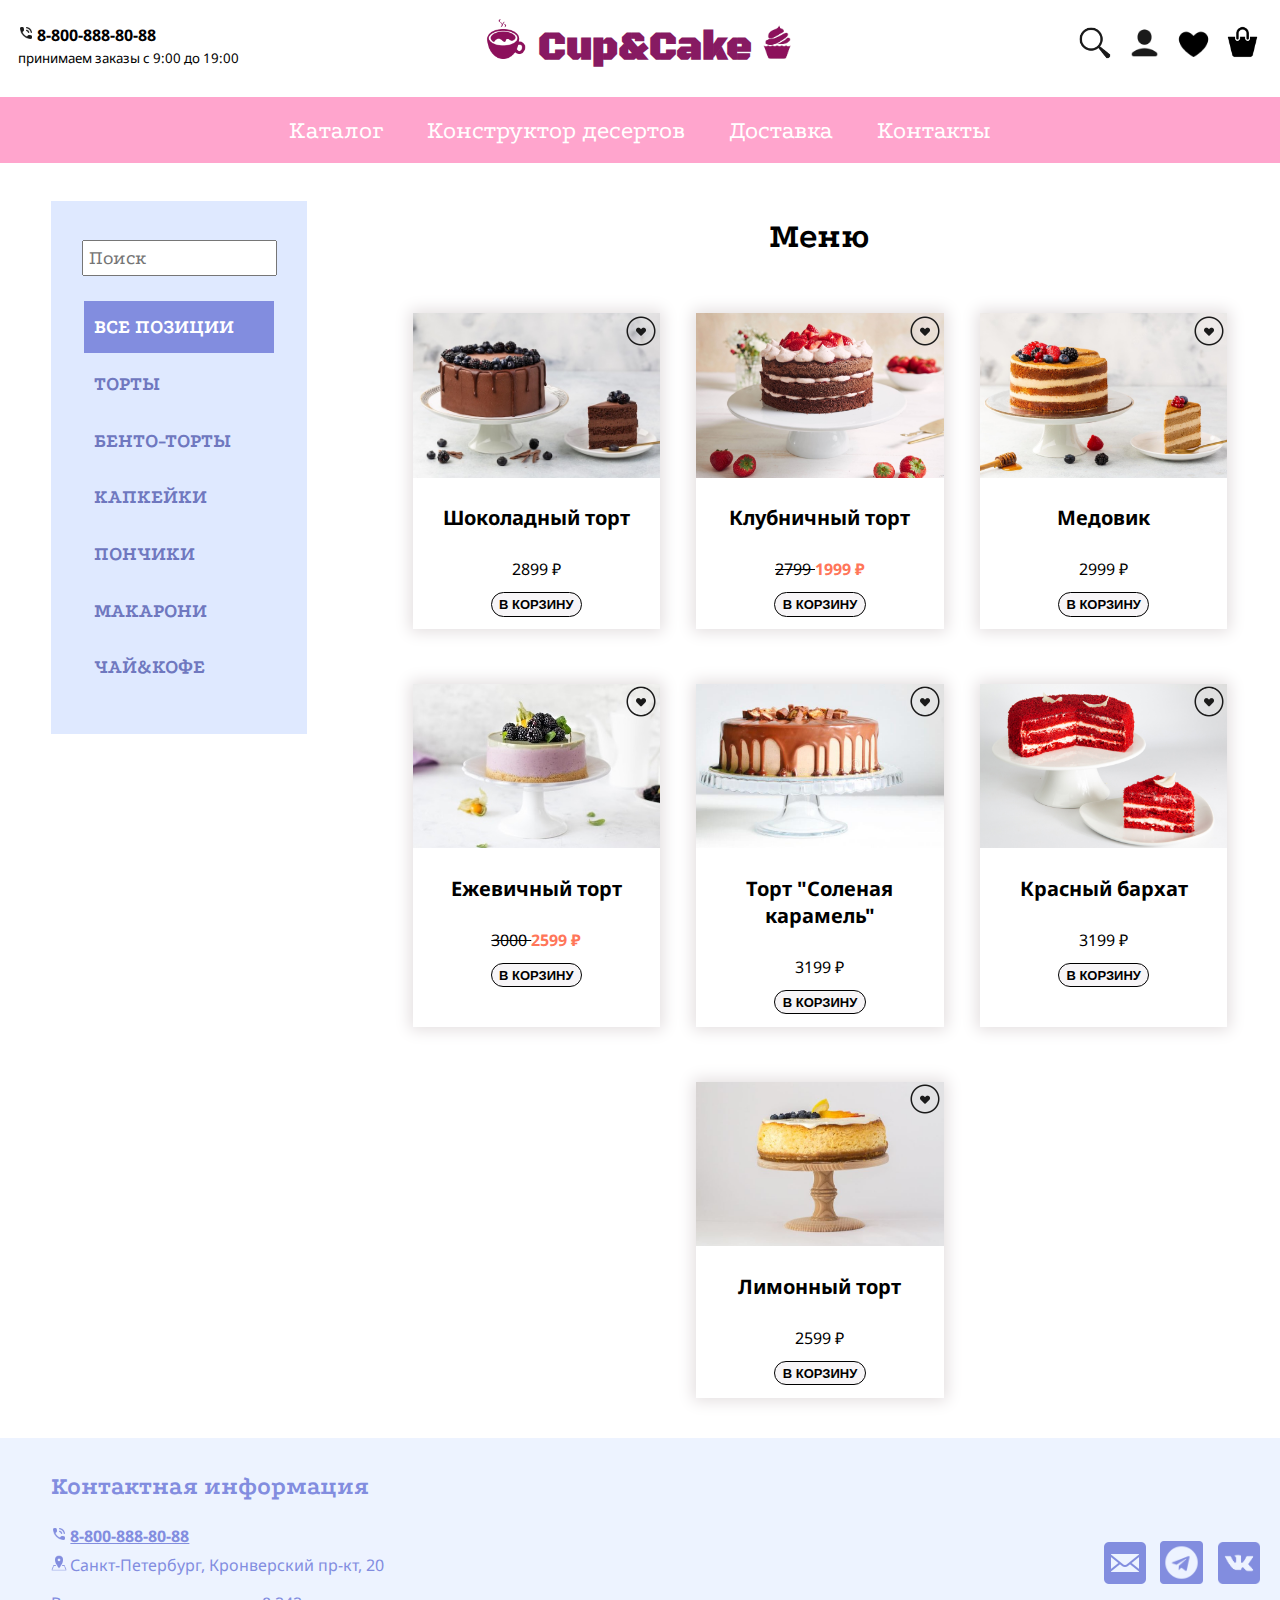
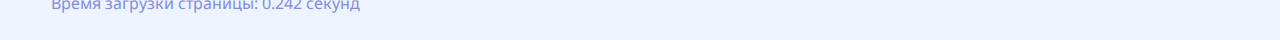
<file: pages/catalog.html>
<!DOCTYPE html>
<html lang="ru">
<head>
  <title>Cup&Cake</title>
  <meta charset="UTF-8">
  <meta name="keywords" content="торт, пирожное, десерт, сладости">
  <link href="../css/site.css" rel="stylesheet">
  <link href="../css/catalog.css" rel="stylesheet">
  <link href="../css/scaling.css" rel="stylesheet">
  <link rel="preconnect" href="https://fonts.googleapis.com">
  <link rel="preconnect" href="https://fonts.gstatic.com" crossorigin>
  <link href="https://fonts.googleapis.com/css2?family=Black+Ops+One&family=Noto+Sans&family=Podkova:wght@600&display=swap" rel="stylesheet">
  <link rel="shortcut icon" href="../images/cake_logo.png" type="image/png">
  <script src="../scripts/page_load_time.js"></script>
</head>
<body>
  <header>
    <div class="container">
      <div class="small-contact">
        <div class="dropdown">
          <button><img class="drop-btn" src="../images/menu.png" alt="Меню"></button>
          <div class="dropdown-content">
            <a href="catalog.html">Каталог</a>
            <a href="constructor.html">Конструктор десертов</a>
            <a href="../index.html#delivery">Доставка</a>
            <a href="##catalog-contacts">Контакты</a>
          </div>
        </div>
        <a href="tel:88008888088"><img class="icons" src="../images/ringer.png" alt="Телефон"></a>
      </div>
      <div class="big-contact">
        <strong><a href="tel:88008888088"><img class="text-icon" src="../images/ringer.png" alt="Телефон">8-800-888-80-88</a></strong>
        <br>
        <small>принимаем заказы с 9:00 до 19:00</small>
      </div>
      <h1><img id="cup-logo" src="../images/cup_logo.png" alt="Cup"><a href="../index.html">Cup&Cake</a><img id="cake-logo" src="../images/cake_logo.png" alt="Cupcake"></h1>
      <div class="small-icons">
        <a href="#"><img class="small-icon" src="../images/search.png" alt="Поиск"></a>
        <div class="dropdown">
          <button><a href="account.html"><img class="small-icon" src="../images/user.png" alt="Меню"></a></button>
          <div class="dropdown-content">
            <a href="#"><img class="dropdown-icons" src="../images/heart.png" alt="Сердце"></a>
            <a href="#"><img class="dropdown-icons" src="../images/basket.png" alt="Корзина"></a>
          </div>
        </div>
      </div>
      <div class="big-icons">
        <a href="#"><img class="icons" src="../images/basket.png" alt="Корзина"></a>
        <a href="#"><img class="icons" src="../images/heart.png" alt="Сердце"></a>
        <a href="account.html"><img class="icons" src="../images/user.png" alt="Пользователь"></a>
        <a href="#"><img class="icons" src="../images/search.png" alt="Поиск"></a>
      </div>
    </div>
    <nav class="navbar">
      <ul>
        <li><a href="catalog.html">Каталог</a></li>
        <li><a href="constructor.html">Конструктор десертов</a></li>
        <li><a href="../index.html#delivery">Доставка</a></li>
        <li><a href="##catalog-contacts">Контакты</a></li>
      </ul>
    </nav>
  </header>
  <main>
    <div class="text-columns">
      <div class="text-columns-item catalog-menu" id="menu">
        <label>
          <input type="text" value="" placeholder="Поиск">
        </label>
        <a href="catalog.html">Все позиции</a>
        <a href="catalog-cakes.html">Торты</a>
        <a href="catalog-bento.html">Бенто-торты</a>
        <a href="catalog-cupcakes.html">Капкейки</a>
        <a href="catalog-donuts.html">Пончики</a>
        <a href="catalog-macaroni.html">Макарони</a>
        <a href="catalog-drinks.html">Чай&Кофе</a>
        <script src="../scripts/display_location.js"></script>
      </div>
      <script type="text/javascript">displayLocation('menu');</script>
      <div class="text-columns-item catalog-items">
        <h2>Меню</h2>
        <section class="product-cards">
          <div class="catalog-product-wrap">
            <div class="product-img">
              <img class="product" src="../images/cake-chocolate.jpeg" alt="Кофе и торт">
              <img class="wishlist-img" src="../images/wishlist.png" alt="Розовое сердце">
            </div>
            <div class="product-description">
              <h4>Шоколадный торт</h4>
              <span> 2899 &#8381;</span><br>
              <button class="btn-oval">В корзину</button>
            </div>
          </div>
          <div class="catalog-product-wrap">
            <div class="product-img">
              <img class="product" src="../images/cake-strawberry.jpeg" alt="Клубничный торт">
              <img class="wishlist-img" src="../images/wishlist.png" alt="Розовое сердце">
            </div>
            <div class="product-description">
              <h4>Клубничный торт</h4>
              <span class="prev-price">2799 </span><span class="actual-price"> 1999 &#8381; </span><br>
              <button class="">В корзину</button>
            </div>
          </div>
          <div class="catalog-product-wrap">
            <div class="product-img">
              <img class="product" src="../images/cake-honey.jpeg" alt="Медовик">
              <img class="wishlist-img" src="../images/wishlist.png" alt="Розовое сердце">
            </div>
            <div class="product-description">
              <h4>Медовик</h4>
              <span> 2999 &#8381; </span><br>
              <button class="">В корзину</button>
            </div>
          </div>
          <div class="catalog-product-wrap">
            <div class="product-img">
              <img class="product" src="../images/cake-berries.jpeg" alt="Кофе и торт">
              <img class="wishlist-img" src="../images/wishlist.png" alt="Розовое сердце">
            </div>
            <div class="product-description">
              <h4>Ежевичный торт</h4>
              <span class="prev-price">3000 </span><span class="actual-price"> 2599 &#8381;</span><br>
              <button class="btn-oval">В корзину</button>
            </div>
          </div>
          <div class="catalog-product-wrap">
            <div class="product-img">
              <img class="product" src="../images/cake-caramel.jpeg" alt="Чай и торт">
              <img class="wishlist-img" src="../images/wishlist.png" alt="Розовое сердце">
            </div>
            <div class="product-description">
              <h4>Торт "Соленая карамель"</h4>
              <span> 3199 &#8381; </span><br>
              <button class="">В корзину</button>
            </div>
          </div>
          <div class="catalog-product-wrap">
            <div class="product-img">
              <img class="product" src="../images/cake-red-velvet.jpeg" alt="Чай и торт">
              <img class="wishlist-img" src="../images/wishlist.png" alt="Розовое сердце">
            </div>
            <div class="product-description">
              <h4>Красный бархат</h4>
              <span> 3199 &#8381; </span><br>
              <button class="">В корзину</button>
            </div>
          </div>
          <div class="catalog-product-wrap">
            <div class="product-img">
              <img class="product" src="../images/cake-limon.jpeg" alt="Чай и торт">
              <img class="wishlist-img" src="../images/wishlist.png" alt="Розовое сердце">
            </div>
            <div class="product-description">
              <h4>Лимонный торт</h4>
              <span> 2599 &#8381; </span><br>
              <button class="">В корзину</button>
            </div>
          </div>
        </section>
      </div>
    </div>
  </main>
  <footer>
    <div id="#catalog-contacts">
      <div class="left-contact">
        <h3>Контактная информация</h3>
        <a href="tel:88008888088" class="contact-side"><img class="text-icon" src="../images/ringer_violet.png" alt="Звонок"><strong>8-800-888-80-88</strong></a>
        <span class="contact-side"><img class="text-icon" src="../images/address.png" alt="Адрес">Санкт-Петербург, Кронверский пр-кт, 20</span>
        <p id="timestamp"></p>
      </div>
      <div class="right-icons">
        <a href="mailto:cup-and-cake@mail.ru"><img class="icons" src="../images/mail.png" alt="Почта"></a>
        <a href="https://t.me/cup-and-cake"><img class="telegram" src="../images/telegram.png" alt="Телеграм"></a>
        <a href="https://vk.com/cup-and-cake"><img class="icons" src="../images/vk.png" alt="Вконтакте"></a>
      </div>
    </div>
  </footer>
</body>
</html>
</file>
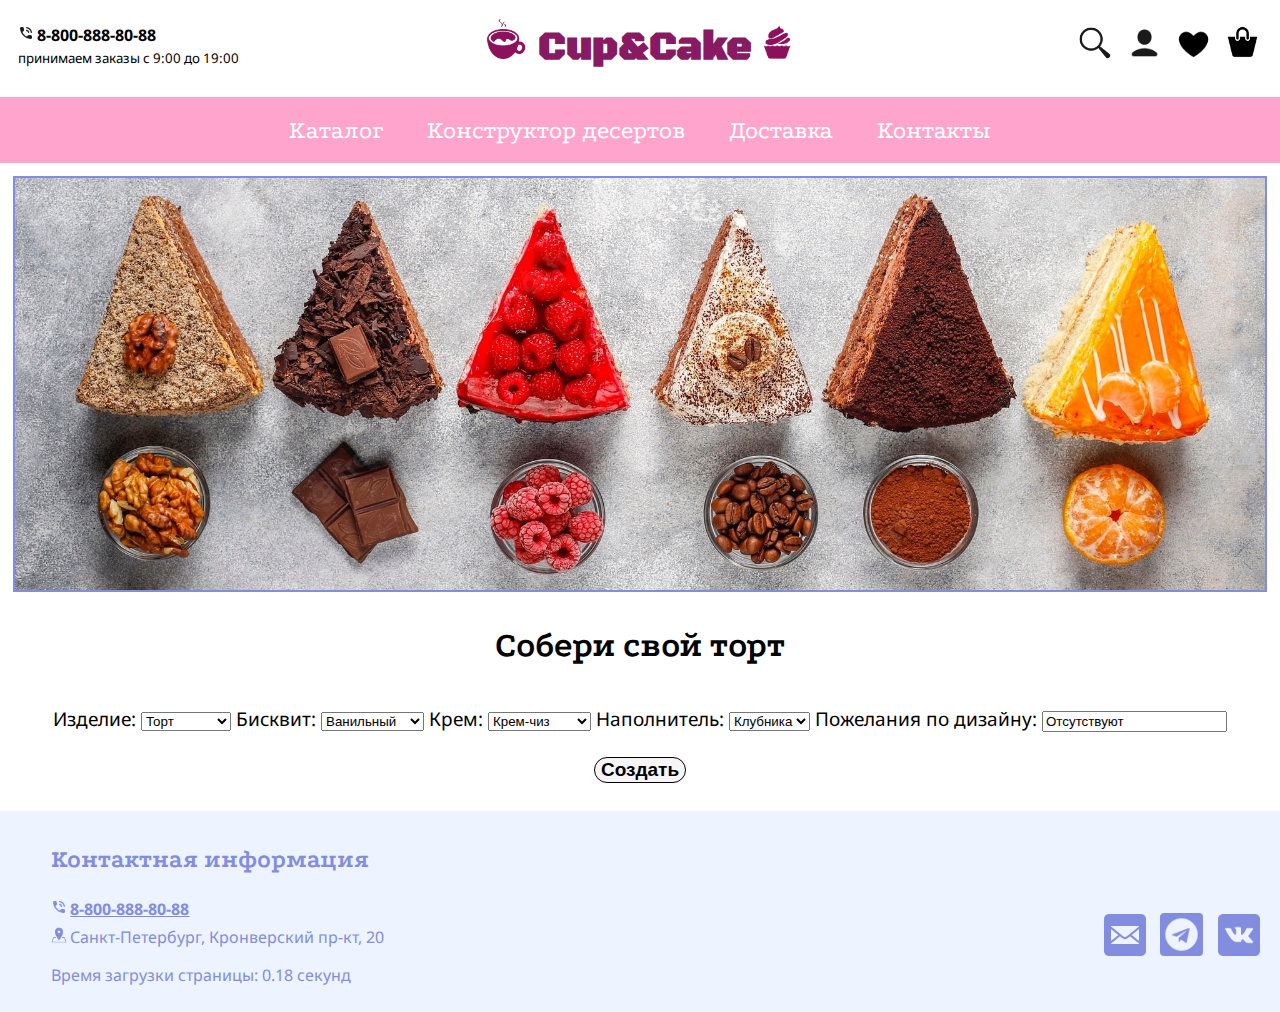
<file: pages/constructor.html>
<!DOCTYPE html>
<html lang="ru">
<head>
  <title>Cup&Cake</title>
  <meta charset="UTF-8">
  <meta name="keywords" content="торт, пирожное, десерт, сладости">
  <link href="../css/site.css" rel="stylesheet">
  <link href="../css/catalog.css" rel="stylesheet">
  <link href="../css/scaling.css" rel="stylesheet">
  <link rel="preconnect" href="https://fonts.googleapis.com">
  <link rel="preconnect" href="https://fonts.gstatic.com" crossorigin>
  <link href="https://fonts.googleapis.com/css2?family=Black+Ops+One&family=Noto+Sans&family=Podkova:wght@600&display=swap" rel="stylesheet">
  <link rel="shortcut icon" href="../images/cake_logo.png" type="image/png">
  <script src="../scripts/page_load_time.js"></script>
</head>
<body>
  <header>
    <div class="container">
      <div class="small-contact">
        <div class="dropdown">
          <button><img class="drop-btn" src="../images/menu.png" alt="Меню"></button>
          <div class="dropdown-content">
            <a href="catalog.html">Каталог</a>
            <a href="constructor.html">Конструктор десертов</a>
            <a href="../index.html#delivery">Доставка</a>
            <a href="##catalog-contacts">Контакты</a>
          </div>
        </div>
        <a href="tel:88008888088"><img class="icons" src="../images/ringer.png" alt="Телефон"></a>
      </div>
      <div class="big-contact">
        <strong><a href="tel:88008888088"><img class="text-icon" src="../images/ringer.png" alt="Телефон">8-800-888-80-88</a></strong>
        <br>
        <small>принимаем заказы с 9:00 до 19:00</small>
      </div>
      <h1><img id="cup-logo" src="../images/cup_logo.png" alt="Cup"><a href="../index.html">Cup&Cake</a><img id="cake-logo" src="../images/cake_logo.png" alt="Cupcake"></h1>
      <div class="small-icons">
        <a href="#"><img class="small-icon" src="../images/search.png" alt="Поиск"></a>
        <div class="dropdown">
          <button><a href="#"><img class="small-icon" src="../images/user.png" alt="Меню"></a></button>
          <div class="dropdown-content">
            <a href="#"><img class="dropdown-icons" src="../images/heart.png" alt="Сердце"></a>
            <a href="#"><img class="dropdown-icons" src="../images/basket.png" alt="Корзина"></a>
          </div>
        </div>
      </div>
      <div class="big-icons">
        <a href="#"><img class="icons" src="../images/basket.png" alt="Корзина"></a>
        <a href="#"><img class="icons" src="../images/heart.png" alt="Сердце"></a>
        <a href="#"><img class="icons" src="../images/user.png" alt="Пользователь"></a>
        <a href="#"><img class="icons" src="../images/search.png" alt="Поиск"></a>
      </div>
    </div>
    <nav class="navbar">
      <ul>
        <li><a href="catalog.html">Каталог</a></li>
        <li><a href="constructor.html">Конструктор десертов</a></li>
        <li><a href="../index.html#delivery">Доставка</a></li>
        <li><a href="##catalog-contacts">Контакты</a></li>
      </ul>
    </nav>
  </header>
  <main>
    <div class="img-container">
      <img class="main-img" src="../images/constructor_cakes.jpeg" alt="Куски торта">
    </div>
    <form class="form">
      <h2>Собери свой торт</h2>
      <div class="form-item">
        <label for="cake">Изделие:</label>
          <select id="cake">
            <option>Торт</option>
            <option>Бенто-торт</option>
          </select>
      </div>
      <div class="form-item">
        <label for="biscuit">Бисквит:</label>
        <select id="biscuit">
          <option>Ванильный</option>
          <option>Шоколадный</option>
        </select>
      </div>
      <div class="form-item">
        <label for="cream">Крем:</label>
        <select id="cream">
          <option>Крем-чиз</option>
          <option>Шоколадный</option>
        </select>
      </div>
      <div class="form-item">
        <label for="filling">Наполнитель:</label>
        <select id="filling">
          <option>Клубника</option>
          <option>Ежевика</option>
        </select>
      </div>
      <div class="form-item">
        <label for="design">Пожелания по дизайну:</label>
        <input type="text" id="design" value="Отсутствуют">
      </div>
      <div class="form-item">
        <input class="create-btn" type="submit" value="Создать">
      </div>
    </form>
    <ul id="constructor-list">
      <template id="cake-constructor">
        <li class="constructor-grid">
          <div class="text-1 constructor-text"></div>
          <div class="text-2 constructor-text"></div>
          <div class="text-3 constructor-text"></div>
          <div class="text-4 constructor-text"></div>
          <div class="text-5 constructor-text"></div>
          <div class="text-6 constructor-text">*на фото изображен стандартный дизайн торта, если вы указали другой дизайн, его с вами обсудит оператор</div>
          <img src="" alt="cake" class="picture"/>
        </li>
      </template>
    </ul>
  </main>
  <footer>
    <div id="#catalog-contacts">
      <div class="left-contact">
        <h3>Контактная информация</h3>
        <a href="tel:88008888088" class="contact-side"><img class="text-icon" src="../images/ringer_violet.png" alt="Звонок"><strong>8-800-888-80-88</strong></a>
        <span class="contact-side"><img class="text-icon" src="../images/address.png" alt="Адрес">Санкт-Петербург, Кронверский пр-кт, 20</span>
        <p id="timestamp"></p>
      </div>
      <div class="right-icons">
        <a href="mailto:cup-and-cake@mail.ru"><img class="icons" src="../images/mail.png" alt="Почта"></a>
        <a href="https://t.me/cup-and-cake"><img class="telegram" src="../images/telegram.png" alt="Телеграм"></a>
        <a href="https://vk.com/cup-and-cake"><img class="icons" src="../images/vk.png" alt="Вконтакте"></a>
      </div>
    </div>
  </footer>
  <script src="../scripts/constructor.js"></script>
</body>
</html>
</file>
<file: css/site.css>
body{
    font-family: 'Noto Sans', sans-serif;
    padding: 0;
    margin: 0;
}

header{
    position: sticky;
    top: 0;
    z-index: 9998!important;
}

.container{
    position: relative;
    background: white;
    width: 98%;
    float: top;
    padding: 1.5% 1% 2.2%;
}

header a{
    text-decoration: none;
    color: #871A62;
}

.big-contact a{
    color: black
}

h1 {
    position: absolute;
    left: 50%;
    transform: translateX(-50%);
    display: block;
    margin-top: 0;
    font-family: 'Black Ops One', cursive;
    color: #871A62;
}

h2{
    text-align: center;
    font-family: 'Podkova', serif;
}

h3{
    font-family: 'Podkova', serif;
}

.big-contact{
    float: left;
}

.small-contact{
    float: left;
}

header button{
    border: none;
    background: none;
}

.dropdown {
    position: relative;
    display: inline-block;
}

.dropdown-content {
    display: none;
    position: absolute;
    background-color: #FFA5CD;
    z-index: 1;
}

.dropdown-content a {
    color: white;
    font-family: 'Podkova', serif;
    text-align: center;
    padding: 10px 14px;
    text-decoration: none;
    display: block;
}

.dropdown-content a:hover {background-color: #871A62;}

.dropdown:hover .dropdown-content {display: block;}

.text-icon{
    width: 1em;
    padding-right: 0.2em;
}

#cup-logo{
    width: 1em;
    padding-right: 0.3em;
}

#cake-logo{
    width: 0.85em;
    padding-left: 0.2em;
}

header .icons{
    float: right;
}

.small-icons{
    float: right;
}

.navbar {
    width: 100%;
    text-align: center;
    background-color: #FFA5CD;
    padding: 1.5% 0;
    margin-bottom: 1%;
}

.navbar ul{
    list-style: none;
    margin: 0;
    padding-left: 0;
}

.navbar li{
    display: inline-block;
}

.navbar a{
    color: white;
    font-size: larger;
    font-family: 'Podkova', serif;
    padding: 10px 20px;
}

.navbar a:hover {
    text-decoration: underline;
}

.img-container{
    position: relative;
}

.main-img{
    width: 97.7%;
    border-color: #828DDF;
    border-style: solid;
    border-width: 2px;
    margin: 0 1%;
}

#quote{
    width: 45%;
    text-indent: 10%;
    font-style: italic;
    color: #828DDF;
    position: absolute;
    bottom: 50%;
    transform: translateY(50%);
    left: 7%;
}

.category{
    width: 100%;
    position: relative;
    display: flex;
    justify-content: center;
    flex-wrap: wrap;
}

.category-container{
    position: relative;
}

.item-category {
    width: 100%;
    border-radius: 0 5%;
    text-align: left;
}

.item-category-text{
    font-weight: bold;
    font-family: 'Podkova', serif;
    text-transform: uppercase;
    color: #871A62;
    position: absolute;
    top: 7%;
    left: 7%;
}

.product-cards{
    display: flex;
    justify-content: center;
    flex-wrap: wrap;
}

.product-wrap {
    text-align: center;
    background: white;
    box-shadow:  0 0 15px 3px #E3DEDF;
}

.product-wrap button{
    font-weight: bold;
    text-transform: uppercase;
    background-color: #F7F5F7;
    border-color: black;
    border-style: solid;
    border-width: 1px;
    border-radius: 35px;
    padding: 1.5% 3%;
    margin-top: 5%;
}

.product-img {
    position: relative;
}

.product {
    display: block;
    width: 100%;
}

.wishlist-img{
    position: absolute;
    top: 1%;
    right: 1%;
    width: 13%;
}

.product-description {
    margin-top: 5%;
    padding-bottom: 5%;
    text-align: center;
    font-family: 'Noto Sans', sans-serif;
}

.prev-price {
    text-decoration: line-through;
}

.actual-price {
    font-weight: bold;
    color: #ff7659;
}

footer{
    position: absolute;
    background-color: #EDF3FF;
    color: #828DDF;
    width: 100%;
}

footer a{
    color: #828DDF;
}

.text-columns {
    white-space: nowrap;
}

.text-columns-item {
    white-space: normal;
    display: inline-block;
    vertical-align: top;
    margin: 2% 4%;
}

#contacts-side{
    width: 25%;
}

.contact-side{
    display: block;
    margin: 2% 0;
}

.left-contact{
    float: left;
    display: block;
    margin: 10px 4%;
}

.right-icons{
    float: right;
}

.telegram{
    width: 2.5em;
    margin-right: 0.4em;
    padding-bottom: 0.25em;
}

footer .icons{
    display: inline-block;
    margin-right: 0.4em;
    margin-top: 0.6em;
}

thead, tbody, tr{
    display: contents;
}
table{
    display: grid;
    grid-template-columns: 1fr 5fr;
}

th {
    border-bottom: 1.5px solid #828DDF;
    border-top: 1.5px solid #828DDF;
    padding: 10px 15px;
    background: #DFE9FF;
}

td {
    padding: 10px 15px;
    line-height: 1.5;
}

tr:nth-child(2n-1) td{
    background: #DFE9FF;
}

.delivery-price{
    font-weight: bold;
    text-align: center;
}

.form{
    margin: 0 3%;
    text-align: center;
}
.form-item{
    display: inline-block;
    margin: 1% 0;
}
.constructor-grid{
    display: grid;
    grid-template-areas: "text-1 picture"
                         "text-2 picture"
                         "text-3 picture"
                         "text-4 picture"
                         "text-5 text-6";

    grid-template-columns: 1fr 1fr;
    grid-template-rows: repeat(4, 3.5em) 7em;
    width: 60%;
    margin: 2% 20%;
    background-color: #EDF3FF;
    border-style: solid;
    border-width: 1px;
    border-color: #828DDF;
}
.text-1{
    grid-area: text-1;
    text-align: center;
    font-family: 'Podkova', serif;
    margin-top: 2%;
}
.text-2{
    grid-area: text-2;
}
.text-3{
    grid-area: text-3;
}
.text-4{
    grid-area: text-4;
}
.text-5{
    grid-area: text-5;
}
.text-6{
    grid-area: text-6;
}
.picture{
    grid-area: picture;
    height: 100%;
    display: inline;
    float: right;
}
.constructor-text{
    align-self: center;
    padding: 2% 8%;
}
.create-btn{
    font-weight: bold;
    background-color: #F7F5F7;
    border-color: black;
    border-style: solid;
    border-width: 1px;
    border-radius: 35px;
    font-size: 1em;
}
</file>
<file: css/scaling.css>
@media screen and (max-width: 600px) {
    .body{
        font-size: 15px;
    }
    .container{
        height: 9vw;
    }
    h1 {
        padding: 0.5vh 0;
        font-size: 6vw;
    }
    h2{
        font-size: 20px;
    }
    h3{
        font-size: 18px;
    }
    h4{
        font-size: 15px;
    }
    .big-contact{
        display: none;
    }
    .drop-btn{
        padding: 2px 0;
        width: calc(20px + 3vw);
    }
    .dropdown-content a {
        font-size: 17px;
    }
    .navbar{
        display: none;
    }
    header .icons{
        width: calc(18px + 3vw);
        padding: 7px 2px;
    }
    .big-icons{
        display: none;
    }
    .dropdown-icons{
        width: calc(15px + 2vw);
    }
    .small-icon{
        width: calc(18px + 3vw);
        padding: 3px 4px 0 0;
    }
    .img-container{
        display: none;
    }
    .category-container{
        width: 90%;
        margin: 1.5%;
    }
    .item-category-text {
        font-size: 18px;
    }
    .product-wrap {
        width: 80%;
        margin: 3% 7%;
    }
    .product-wrap button{
        font-size: 10px;
    }
    footer .icons{
         width: 40px;
     }
    .telegram{
        width: 33px;
    }
    .right-icons{
        margin: 70px 10px 20px;
    }
    #contacts-side{
        display: none;
    }
    .catalog-menu {
        width: 25%;
        margin: 2%;
    }
    .catalog-items{
        width: 70%;
    }
    .catalog-product-wrap{
        width: 80%;
        margin: 3% 2%;
    }
    .catalog-product-wrap button{
        font-size: 10px;
    }
    .form{
        font-size: 17px;
    }
    .text-1{
        font-size: 19px;
    }
    .constructor-grid {
        width: 85%;
        margin: 2% 7% 2% 4%;
        font-size: 15px;
    }
}

@media screen and (min-width: 600px) and (max-width: 800px){
    .body{
        font-size: 16px;
    }
    .container{
        height: 45px;
    }
    h1 {
        font-size: 35px;
    }
    h2{
        font-size: 25px;
    }
    h3{
        font-size: 20px;
    }
    h4 {
        font-size: 17px;
    }
    .big-contact{
         display: none;
     }
    .drop-btn{
        padding: 2px 0;
        width: 32px;
    }
    .dropdown-content a {
        font-size: 18px;
    }
    .navbar{
        display: none;
    }
    header .icons{
        width: 30px;
        padding: 7px 5px;
    }
    .small-icons{
        display: none;
    }
    .dropdown-content{
        display: none;
    }
    #quote{
        font-size: 25px;
    }
    .category-container{
        width: 47%;
        margin: 1.5%;
    }
    .item-category-text {
        font-size: 20px;
    }
    .product-wrap {
        width: 35%;
        margin: 3% 7%;
    }
    .product-wrap button{
        font-size: 11px;
    }
    footer .icons{
         width: 45px;
     }
    .telegram{
        width: 38px;
    }
    .right-icons{
        margin: 60px 10px 20px;
    }
    #contacts-side{
        display: none;
    }
    .catalog-menu {
        width: 22%;
        margin: 2%;
    }
    .catalog-product-wrap{
        width: 45%;
        margin: 3% 2%;
    }
    .catalog-product-wrap button{
        font-size: 11px;
    }
    .form{
        font-size: 18px;
    }
    .text-1{
        font-size: 20px;
    }
    .constructor-grid {
        width: 85%;
        margin: 2% 7% 2% 4%;
        font-size: 16px;
    }
}

@media screen and (min-width: 800px) and (max-width: 1150px){
    .body{
        font-size: 17px;
    }
    .container{
        height: 40px;
    }
    h1 {
        font-size: 40px;
    }
    h2{
        font-size: 30px;
    }
    h3{
        font-size: 25px;
    }
    h4{
        font-size: 18px;
    }
    .big-contact{
        display: none;
    }
    .drop-btn{
        padding: 2px 0;
        width: 37px;
    }
    .dropdown-content a {
        font-size: 20px;
    }
    .navbar{
        display: none;
    }
    header .icons{
        width: 35px;
        padding: 7px;
    }
    .small-icons{
        display: none;
    }
    .dropdown-content{
        display: none;
    }
    #quote{
        font-size: 30px;
    }
    .category-container{
        width: 47%;
        margin: 1.5%;
    }
    .item-category-text {
        font-size: 25px;
    }
    .product-wrap {
        width: 35%;
        margin: 3% 7%;
    }
    .product-wrap button{
        font-size: 12px;
    }
    footer .icons{
        width: 50px;
    }
    .telegram{
        width: 43px;
    }
    .right-icons{
         margin: 90px 10px 20px;
     }
    #contacts-side{
        display: none;
    }
    .catalog-menu {
        width: 22%;
        margin: 2%;
    }
    .catalog-product-wrap{
        width: 45%;
        margin: 3% 2%;
    }
    .catalog-product-wrap button{
        font-size: 12px;
    }
    .form{
        font-size: 19px;
    }
    .text-1{
        font-size: 20px;
    }
    .constructor-grid {
        width: 85%;
        margin: 2% 7% 2% 4%;
        font-size: 16px;
    }
}

@media screen and (min-width: 1150px) and (max-width: 1700px){
    .body{
        font-size: 18px;
    }
    .container{
        height: 50px;
    }
    h1 {
        font-size: 40px;
    }
    h2{
        font-size: 35px;
    }
    h3{
        font-size: 25px;
    }
    h4{
        font-size: 20px;
    }
    .big-contact{
        margin: 5px;
    }
    .small-contact{
        display: none;
    }
    .dropdown-content{
        display: none;
    }
    header .icons{
        width: 35px;
        padding: 7px;
    }
    .small-icons{
        display: none;
    }
    .navbar a{
        font-size: 25px;
    }
    #quote{
        font-size: 35px;
    }
    .category-container{
        width: 30%;
        margin: 1.5%;
    }
    .item-category-text {
        font-size: 25px;
    }
    .product-wrap {
        width: 25%;
        margin: 3% 4%;
    }
    .product-wrap button{
        font-size: 13px;
    }
    footer .icons{
        width: 50px;
    }
    .right-icons{
        margin: 90px 10px 20px;
    }
    .telegram{
        width: 43px;
    }
    #delivery{
        width: 58%;
    }
    #contacts-bottom{
        display: none;
    }
    .catalog-menu {
        width: 20%;
        margin: 2% 4%;
    }
    .catalog-menu a{
        font-size: 20px;
    }
    .catalog-menu input{
        font-size: 20px;
    }
    .catalog-product-wrap{
        width: 27%;
        margin: 3% 2%;
    }
    .catalog-product-wrap button{
        font-size: 13px;
    }
    .form{
        font-size: 19px;
    }
    .constructor-grid{
        font-size: 18px;
    }
    .text-1{
        font-size: 24px;
    }
}

@media screen and (min-width: 1700px){
    .body{
        font-size: 23px;
    }
    .container{
        height: 55px;
    }
    h1 {
        font-size: 50px;
    }
    h2 {
        font-size: 40px;
    }
    h3{
        font-size: 30px;
    }
    h4{
        font-size: 25px;
    }
    .big-contact{
        font-size: 18px;
        margin: 5px;
    }
    .small-contact{
        display: none;
    }
    .dropdown-content{
        display: none;
    }
    header .icons{
        width: 45px;
        padding: 7px;
    }
    .small-icons{
        display: none;
    }
    .navbar a{
        font-size: 30px;
    }
    #quote{
        font-size: 40px;
    }
    .category-container{
        width: 27%;
        margin: 1.5% 2.5%;
    }
    .item-category-text {
        font-size: 30px;
    }
    .product-wrap {
        width: 22%;
        margin: 3% 5.2%;
    }
    .product-wrap button{
        font-size: 16px;
    }
    footer .icons{
        width: 55px;
    }
    .telegram{
        width: 48px;
    }
    .right-icons{
        margin: 90px 10px 20px;
    }
    #delivery{
        width: 58%;
    }
    #contacts-bottom{
        display: none;
    }
    .catalog-menu {
        width: 20%;
        margin: 2% 4%;
    }
    .catalog-menu a{
        font-size: 25px;
    }
    .catalog-menu input{
        font-size: 25px;
    }
    .catalog-product-wrap{
        width: 25%;
        margin: 3% 4%;
    }
    .catalog-product-wrap button{
        font-size: 16px;
    }
    .form{
        font-size: 25px;
    }
    .constructor-text{
        font-size: 23px;
    }
    .text-1{
        font-size: 27px;
    }
    .constructor-grid {
        grid-template-rows: repeat(4, 5em) 8em;
        width: 50%;
        margin: 2% 25%;
    }
}
</file>
<file: css/catalog.css>
.catalog-menu {
    position: relative;
    padding-bottom: 3%;
    background-color: #DFE9FF;
}

.catalog-items{
    width: 71.5%;
    margin: 1% 0;
}

.catalog-menu a{
    text-decoration: none;
    font-weight: bold;
    font-family: 'Podkova', serif;
    text-transform: uppercase;
    color: #6F78BF;
    display: block;
    text-align: left;
    padding: 6% 4%;
    margin: 0 12%;
    border-style: solid;
    border-color: #DFE9FF;
    border-width: 2px;
}

.catalog-menu a:hover {
    border-style: solid;
    border-color: #828DDF;
    border-width: 2px;
}

.current-location{
    background-color: #828DDF;
    color: white !important;
}

.catalog-menu input{
    font-family: 'Podkova', serif;
    width: 70.5%;
    padding: 2%;
    margin: 15% 12% 9%;
}

.catalog-product-wrap{
    text-align: center;
    background: white;
    box-shadow:  0 0 15px 3px #E3DEDF;
}

.catalog-product-wrap button{
    font-weight: bold;
    text-transform: uppercase;
    background-color: #F7F5F7;
    border-color: black;
    border-style: solid;
    border-width: 1px;
    border-radius: 35px;
    padding: 1.5% 3%;
    margin-top: 5%;
}
</file>
